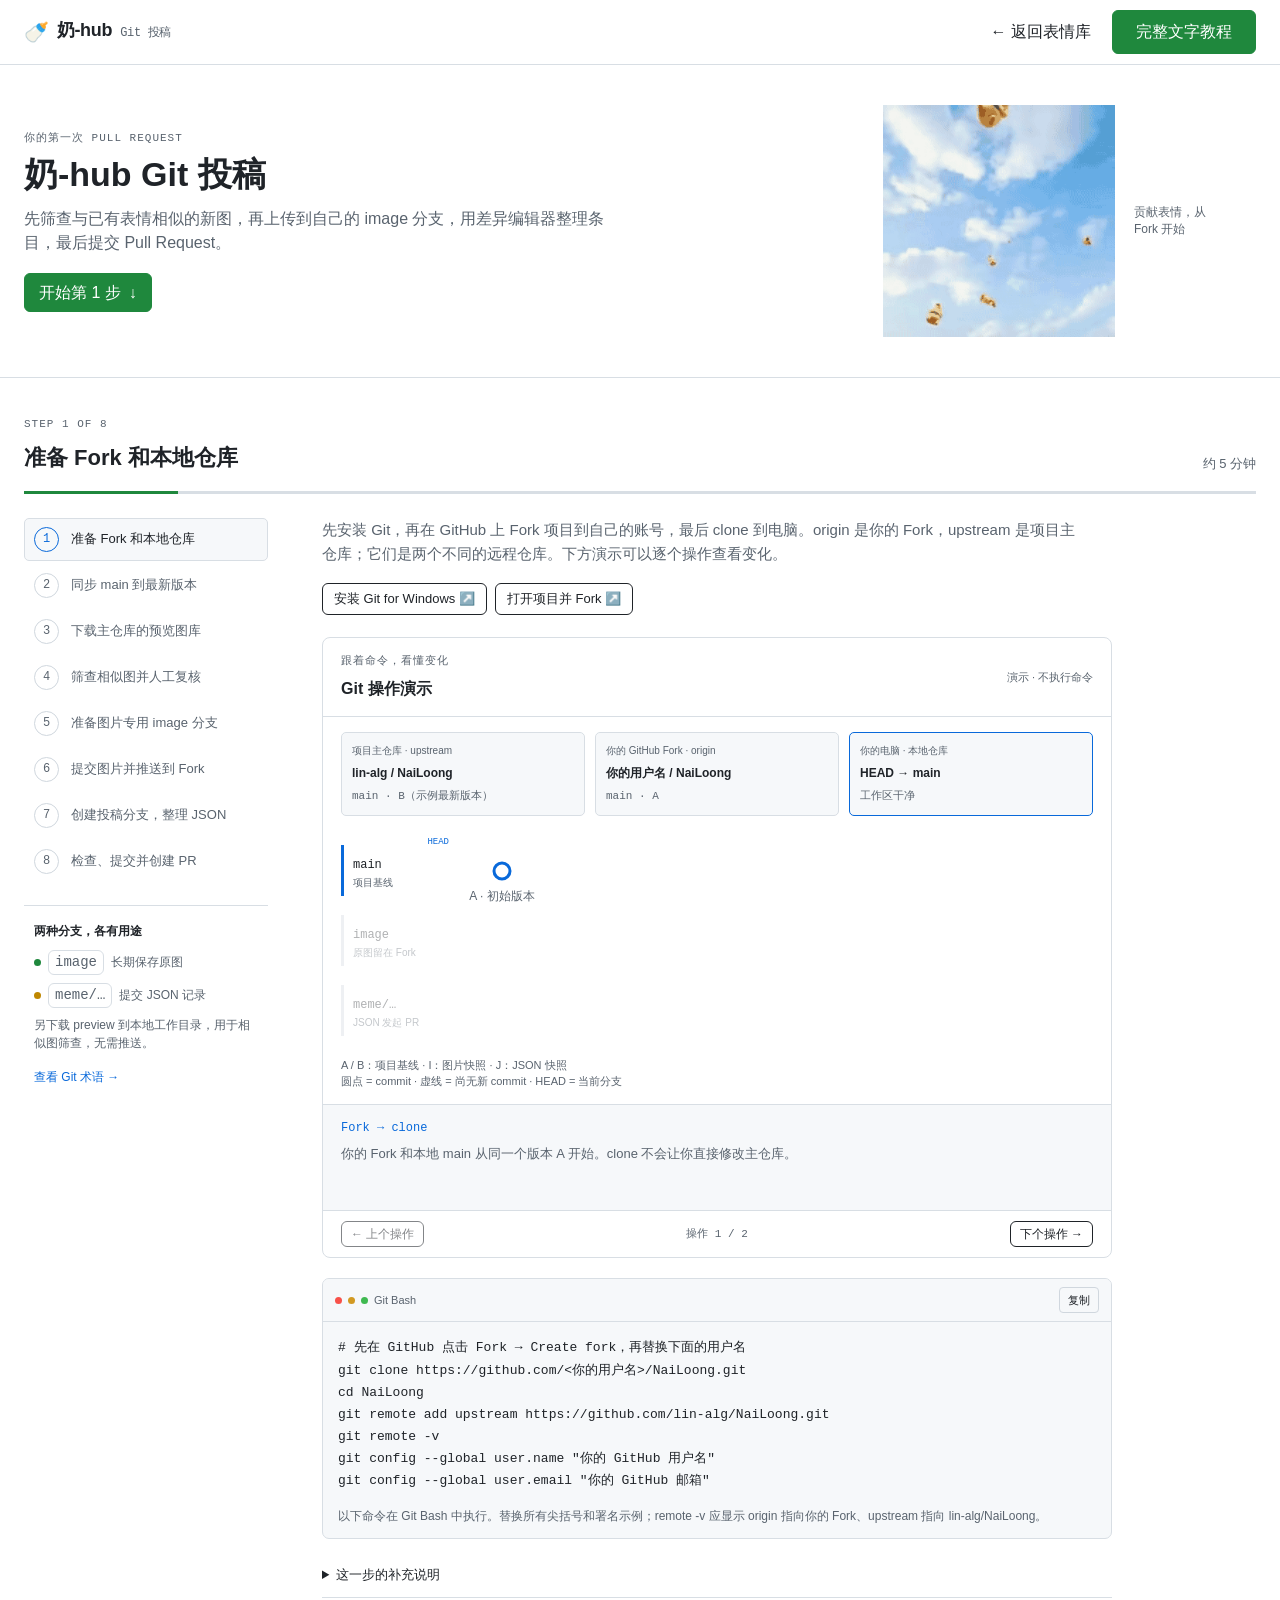
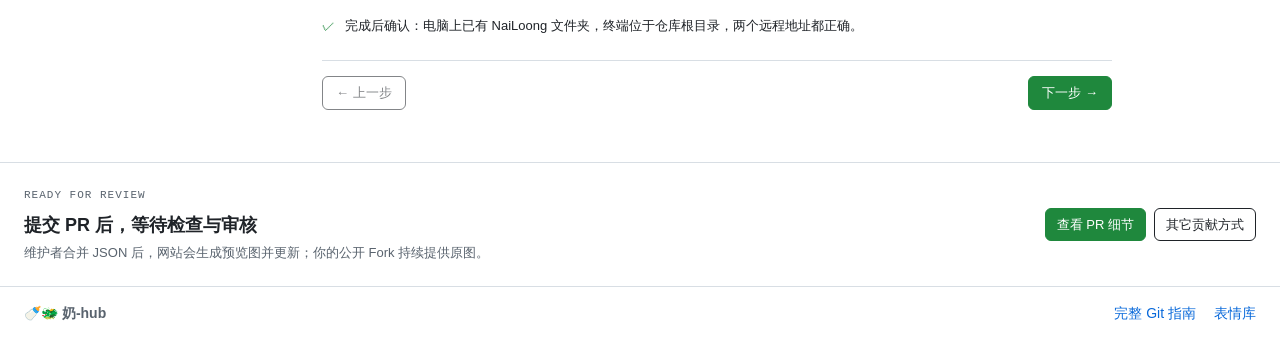
<file: contribute.html>
<!DOCTYPE html>
<html lang="zh-CN" data-theme="auto">
<head>
  <meta charset="utf-8">
  <meta name="viewport" content="width=device-width, initial-scale=1">
  <meta name="color-scheme" content="dark light">
  <title>Git 新手投稿 · 奶-hub</title>
  <meta name="description" content="跟随奶-hub 的交互式 Git 投稿教程，完成 Fork、相似图筛查、图片分支、差异审核和 Pull Request。">
  <link rel="icon" href="assets/icons/favicon.svg" type="image/svg+xml">
  <link rel="stylesheet" href="assets/css/style.css">
  <link rel="stylesheet" href="assets/css/contribute.css">
</head>
<body class="contribute-page">
  <a class="skip-link" href="#main">跳到主内容</a>
  <header class="site-header">
    <div class="container header-inner">
      <a class="brand" href="index.html"><span class="brand-mark" aria-hidden="true">🍼</span><span class="brand-name">奶-hub</span><span class="brand-sub">Git 投稿</span></a>
      <div class="header-actions">
        <a class="btn btn-ghost" href="index.html#gallery">← 返回表情库</a>
        <a class="btn btn-primary" href="docs.html#/github-beginner-guide">完整文字教程</a>
      </div>
    </div>
  </header>

  <main id="main">
    <section class="contribute-intro">
      <div class="container intro-inner">
        <div class="intro-copy">
          <p class="eyebrow">你的第一次 PULL REQUEST</p>
          <h1>奶-hub Git 投稿</h1>
          <p>先筛查与已有表情相似的新图，再上传到自己的 image 分支，用差异编辑器整理条目，最后提交 Pull Request。</p>
          <a class="btn btn-primary" href="#lesson">开始第 1 步 <span aria-hidden="true">↓</span></a>
        </div>
        <figure class="intro-meme">
          <img src="assets/placeholders/naiwa_laugh.gif" alt="奶蛙狂笑表情" width="320" height="240">
          <figcaption>贡献表情，从 Fork 开始</figcaption>
        </figure>
      </div>
    </section>

    <section class="lesson container" id="lesson" aria-labelledby="lessonTitle">
      <div class="lesson-topline">
        <div><p class="eyebrow" id="stepCounter">STEP 1 OF 8</p><h2 id="lessonTitle" tabindex="-1">准备 Fork 和本地仓库</h2></div>
        <span class="time-estimate" id="stepTime">约 5 分钟</span>
      </div>
      <div class="lesson-progress" role="progressbar" aria-label="教程进度" aria-valuemin="1" aria-valuemax="8" aria-valuenow="1"><span id="lessonProgress"></span></div>

      <div class="lesson-layout">
        <aside class="lesson-rail" aria-label="教程步骤">
          <ol id="stepNav"></ol>
           <div class="branch-guide">
             <strong>两种分支，各有用途</strong>
             <p><i class="image-dot"></i><code>image</code> 长期保存原图</p>
             <p><i class="work-dot"></i><code>meme/…</code> 提交 JSON 记录</p>
             <p>另下载 preview 到本地工作目录，用于相似图筛查，无需推送。</p>
             <a class="link" href="docs.html#/github-beginner-guide/术语速查">查看 Git 术语 →</a>
           </div>
        </aside>

        <article class="lesson-content">
           <p class="step-description" id="stepDescription"></p>
           <div class="step-actions" id="stepActions"></div>
           <section class="git-visual" aria-labelledby="gitVisualTitle">
             <div class="git-visual-heading"><div><p class="eyebrow">跟着命令，看懂变化</p><h3 id="gitVisualTitle">Git 操作演示</h3></div><span class="demo-label">演示 · 不执行命令</span></div>
             <div class="repo-map">
               <div><span>项目主仓库 · upstream</span><strong>lin-alg / NaiLoong</strong><small id="upstreamState"></small></div>
               <div><span>你的 GitHub Fork · origin</span><strong>你的用户名 / NaiLoong</strong><small id="originState"></small></div>
               <div class="local-repo"><span>你的电脑 · 本地仓库</span><strong id="demoHead"></strong><small id="workingState"></small></div>
             </div>
             <div class="branch-chart" id="branchChart">
               <div class="branch-labels">
                 <div data-lane="main"><code>main</code><small>项目基线</small><b>HEAD</b></div>
                 <div data-lane="image"><code>image</code><small>原图留在 Fork</small><b>HEAD</b></div>
                 <div data-lane="work"><code>meme/…</code><small>JSON 发起 PR</small><b>HEAD</b></div>
               </div>
               <div class="branch-plot">
                 <svg id="gitDiagram" viewBox="0 0 520 222" role="img" aria-labelledby="gitDiagramTitle gitDiagramDescription">
                   <title id="gitDiagramTitle">本地提交历史</title><desc id="gitDiagramDescription"></desc>
                   <g id="gitDiagramContent"></g>
                 </svg>
               </div>
             </div>
             <p class="graph-key">A / B：项目基线 · I：图片快照 · J：JSON 快照<br>圆点 = commit · 虚线 = 尚无新 commit · HEAD = 当前分支</p>
             <p class="graph-key" id="previewState" hidden></p>
             <div class="demo-operation" aria-live="polite" aria-atomic="true"><code id="demoCommand"></code><p id="demoExplanation"></p></div>
             <div class="demo-controls"><button class="btn btn-secondary" id="demoPrevious" type="button">← 上个操作</button><span id="demoCounter"></span><button class="btn btn-secondary" id="demoNext" type="button">下个操作 →</button></div>
           </section>
          <div class="terminal" id="terminalBlock" hidden>
            <div class="terminal-head"><span><i></i><i></i><i></i> Git Bash</span><button class="copy-command" id="copyCommand" type="button" aria-label="复制命令" title="复制命令">复制</button></div>
            <pre><code id="commandText"></code></pre>
            <p id="commandHint"></p>
          </div>
           <div class="lesson-extra" id="lessonExtra"></div>
           <div class="step-check"><span aria-hidden="true">✓</span><p id="stepCheck"></p></div>
          <div class="lesson-controls">
            <button class="btn btn-secondary" id="previousStep" type="button">← 上一步</button>
            <button class="btn btn-primary" id="nextStep" type="button">下一步 →</button>
          </div>
        </article>
      </div>
    </section>

    <section class="finish-band">
      <div class="container finish-inner">
         <div><p class="eyebrow">READY FOR REVIEW</p><h2>提交 PR 后，等待检查与审核</h2><p>维护者合并 JSON 后，网站会生成预览图并更新；你的公开 Fork 持续提供原图。</p></div>
         <div class="finish-actions"><a class="btn btn-primary" href="docs.html#/github-beginner-guide/六-提交并创建-pr">查看 PR 细节</a><a class="btn btn-secondary" href="index.html#contribute">其它贡献方式</a></div>
      </div>
    </section>
  </main>
  <footer class="site-footer"><div class="container footer-inner"><p>🍼🐲 <strong>奶-hub</strong></p><p class="footer-links"><a class="link" href="docs.html#/github-beginner-guide">完整 Git 指南</a><a class="link" href="index.html">表情库</a></p></div></footer>
  <div class="toast" id="copyToast" role="status" aria-live="polite" hidden>命令已复制</div>
  <script src="assets/js/contribute.js"></script>
</body>
</html>
</file>
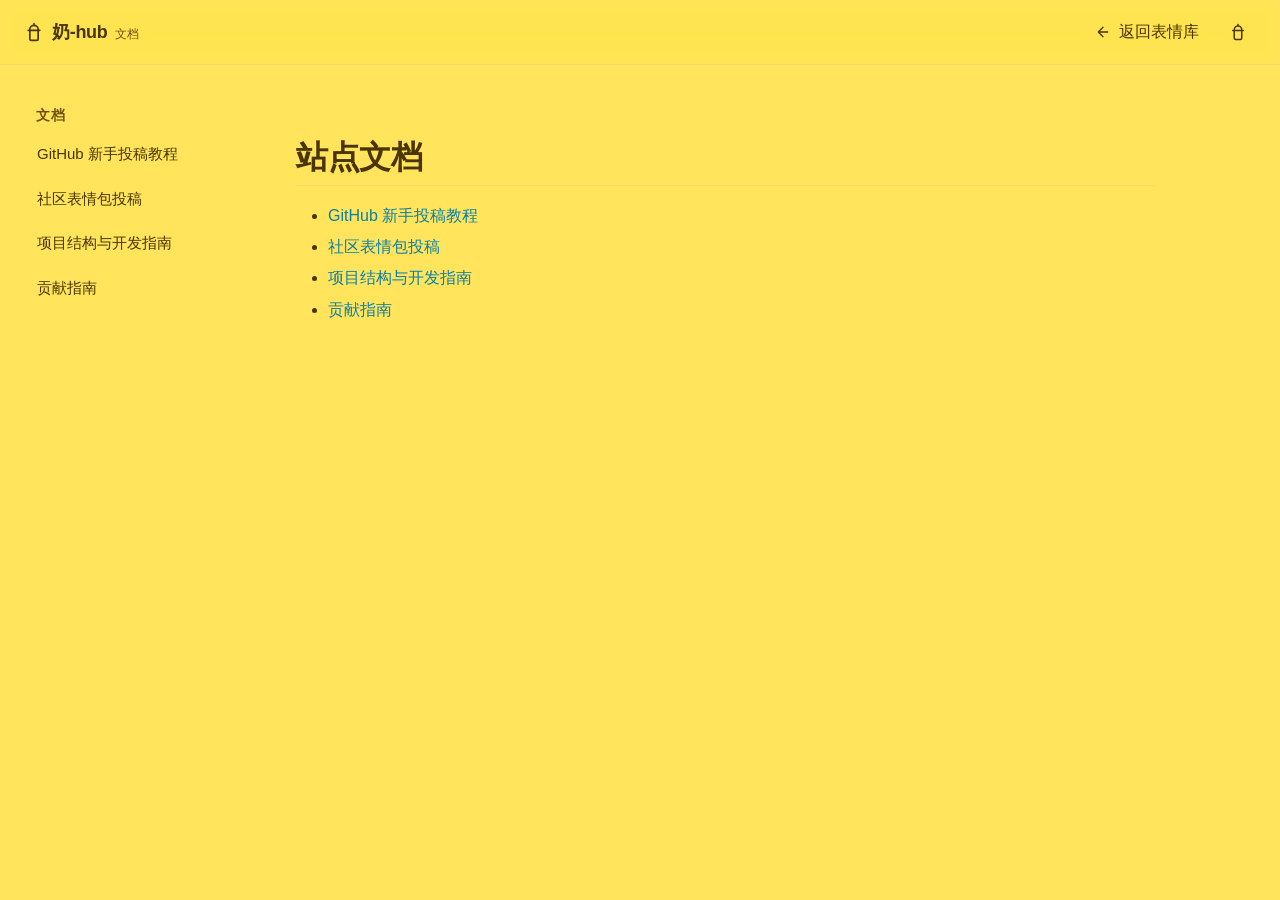
<file: docs.html>
<!DOCTYPE html>
<html lang="zh-CN" data-theme="auto">
<head>
  <meta charset="utf-8">
  <meta name="viewport" content="width=device-width, initial-scale=1">
  <title>文档 · 奶-hub</title>
  <meta name="description" content="奶-hub 站点文档：表情投稿指南、GitHub 新手教程与项目开发指南。">
  <meta name="color-scheme" content="dark light">
  <link rel="icon" href="assets/icons/favicon.svg" type="image/svg+xml">
  <link rel="stylesheet" href="assets/css/style.css">
  <link rel="stylesheet" href="assets/css/docs.css">
</head>
<body>
  <a class="skip-link" href="#main">跳到主内容</a>

  <header class="site-header">
    <div class="container header-inner">
      <a class="brand" href="index.html">
        <span class="brand-mark" data-icon="tabler:baby-bottle" data-icon-size="20" aria-hidden="true"></span>
        <span class="brand-name">奶-hub</span>
        <span class="brand-sub">文档</span>
      </a>

      <div class="header-actions">
        <a class="btn btn-ghost" href="index.html"><span data-icon="lucide:arrow-left" aria-hidden="true"></span><span>返回表情库</span></a>
        <button id="themeToggle" class="btn btn-ghost icon-btn" type="button" aria-label="切换配色主题" title="切换配色主题">
          <span id="themeIcon" data-icon="lucide:sun-moon" aria-hidden="true"></span>
        </button>
      </div>
    </div>
  </header>

  <main id="main" class="container docs-layout" tabindex="-1">
    <aside class="sidebar" aria-label="文档导航">
      <p class="sidebar-title">文档</p>
      <nav class="sidebar-nav" id="docNav"></nav>
    </aside>

    <div class="docs-content">
      <div class="docs-toolbar">
        <a class="link docs-source" id="sourceLink" href="#" target="_blank" rel="noopener noreferrer" hidden>在 GitHub 上查看原文<span data-icon="lucide:arrow-up-right" aria-hidden="true"></span></a>
      </div>
      <article class="prose" id="docContent"></article>
    </div>
  </main>

  <noscript>
    <div class="noscript">本站需要启用 JavaScript 才能渲染文档。</div>
  </noscript>

  <script src="assets/js/icons.js"></script>
  <script src="assets/js/md.js"></script>
  <script src="assets/js/docs.js"></script>
</body>
</html>
</file>
<file: assets/css/style.css>
:root {
  --bg: #0d1117;
  --bg-subtle: #010409;
  --surface: #1f2328;
  --surface-2: #161b22;
  --surface-light: #f0f6fc;
  --text: #f0f6fc;
  --text-on-light: #1f2328;
  --muted: #9198a1;
  --accent: #8dd6ff;
  --primary: #5fed83;
  --primary-hover: #72ff97;
  --primary-active: #4ace6a;
  --primary-dark: #08872b;
  --text-on-primary: #000000;
  --border: #484f58;
  --border-muted: #3d444d;
  --glow: 0 0 24px rgba(141, 214, 255, 0.15);
  --glow-hover: 0 0 32px rgba(141, 214, 255, 0.25);
  --header-bg: rgba(13, 17, 23, 0.85);
  --overlay: rgba(1, 4, 9, 0.7);

  --r-sm: 0.375rem;
  --r-md: 0.5rem;
  --r-lg: 1rem;
  --r-full: 9999px;

  --sp-1: 0.25rem;
  --sp-2: 0.5rem;
  --sp-3: 0.75rem;
  --sp-4: 1rem;
  --sp-5: 1.25rem;
  --sp-6: 1.5rem;
  --sp-8: 2rem;
  --sp-10: 2.5rem;
  --sp-12: 3rem;
  --sp-16: 4rem;

  --font: "Mona Sans", -apple-system, BlinkMacSystemFont, "Segoe UI", Helvetica, Arial, sans-serif,
    "Apple Color Emoji", "Segoe UI Emoji", "Noto Color Emoji";
  --mono: ui-monospace, "Mona Sans Mono", SFMono-Regular, "SF Mono", Menlo, Consolas,
    "Liberation Mono", monospace;

  --header-h: 4rem;
  --container: 80rem;
}

/* 桌面主页按 75% rem 密度呈现，保留流式宽度与响应式断点。 */
@media (min-width: 1012px) {
  :root.home-page {
    --container: min(94vw, 280rem);
    font-size: 75%;
  }
}

@media (min-width: 1600px) {
  :root.home-page {
    font-size: clamp(12px, 0.75vw, 18px);
  }

  :root.home-page .hero-inner {
    width: min(100%, max(68rem, 60vw));
  }
}

:root[data-theme="light"] {
  --bg: #ffffff;
  --bg-subtle: #f6f8fa;
  --surface: #f6f8fa;
  --surface-2: #ffffff;
  --surface-light: #ffffff;
  --text: #1f2328;
  --text-on-light: #1f2328;
  --muted: #59636e;
  --accent: #0969da;
  --primary: #1f883d;
  --primary-hover: #2a9f47;
  --primary-active: #178136;
  --primary-dark: #1a7f37;
  --text-on-primary: #ffffff;
  --border: #d0d7de;
  --border-muted: #d8dee4;
  --glow: 0 0 24px rgba(9, 105, 218, 0.12);
  --glow-hover: 0 0 32px rgba(9, 105, 218, 0.2);
  --header-bg: rgba(255, 255, 255, 0.85);
  --overlay: rgba(31, 35, 40, 0.5);
}

/* 奶蛙主题：海绵宝宝级的亮黄底 + 海水蓝点缀，圆角和光晕都放软。 */
:root[data-theme="naiwa"] {
  --bg: #ffe45c;
  --bg-subtle: #ffd83d;
  --surface: #fff6c9;
  --surface-2: #ffe98f;
  --surface-light: #fffdf0;
  --text: #4a3400;
  --text-on-light: #4a3400;
  --muted: #6d5210;
  --accent: #0b7fa8;
  --primary: #f5a300;
  --primary-hover: #ffb524;
  --primary-active: #d98c00;
  --primary-dark: #8a5800;
  --text-on-primary: #3a2600;
  --border: #e8c64a;
  --border-muted: #f2d96e;
  --glow: 0 0 24px rgba(245, 163, 0, 0.3);
  --glow-hover: 0 0 32px rgba(11, 127, 168, 0.32);
  --header-bg: rgba(255, 228, 92, 0.86);
  --overlay: rgba(74, 52, 0, 0.45);

  --r-sm: 0.5rem;
  --r-md: 0.875rem;
  --r-lg: 1.375rem;
}

:root[data-theme="naiwa"] ::selection {
  background: rgba(245, 163, 0, 0.42);
}

/* 奶蛙主题的背景：一只奶蛙眼常驻视口右侧，画完之后每隔几秒眨一下。
   描边统一 pathLength="1" 归一，画入靠 stroke-dashoffset 1→0，不用量路径长度。
   眼睛只盖在平涂底色之上，拼图和卡片这些组件仍画在它上面；
   没有底板的文字层单独抬到眼睛之上，免得被瞳孔压住。 */
.naiwa-backdrop {
  display: none;
}

:root[data-theme="naiwa"] .naiwa-backdrop {
  display: block;
  position: fixed;
  top: 50%;
  right: 3vmin;
  width: min(84vmin, 760px);
  z-index: 0;
  transform: translateY(-50%);
  pointer-events: none;
}

/* 这些文字直接画在页面背景上，没有自己的底板，所以抬到眼睛之上；
   拼图、卡片自带不透明底板，也画在眼睛上面。 */
:root[data-theme="naiwa"] .hero-copy,
:root[data-theme="naiwa"] .toolbar,
:root[data-theme="naiwa"] .tag-panel,
:root[data-theme="naiwa"] .role-intro,
:root[data-theme="naiwa"] .pager,
:root[data-theme="naiwa"] .empty-state,
:root[data-theme="naiwa"] .contribute,
:root[data-theme="naiwa"] .site-footer {
  position: relative;
  z-index: 1;
}

/* 保留侧栏自身的 sticky / 窄屏 static 定位，不能用 relative 覆盖其 top 偏移。 */
:root[data-theme="naiwa"] .sidebar {
  z-index: 1;
}

/* 眼睛和嘴是实色，文字与透明控件需要底色才能在图形经过时保持清晰。 */
:root[data-theme="naiwa"] .chip,
:root[data-theme="naiwa"] .tag-group-label,
:root[data-theme="naiwa"] .count,
:root[data-theme="naiwa"] .tabs,
:root[data-theme="naiwa"] .toolbar-meta,
:root[data-theme="naiwa"] .pager-info,
:root[data-theme="naiwa"] .pager-btn,
:root[data-theme="naiwa"] .side-item,
:root[data-theme="naiwa"] .btn-secondary,
:root[data-theme="naiwa"] .site-footer {
  background: var(--bg);
}

:root[data-theme="naiwa"] .hero-title,
:root[data-theme="naiwa"] .hero-lead,
:root[data-theme="naiwa"] .hero-stats,
:root[data-theme="naiwa"] .role-intro {
  width: fit-content;
  background: var(--bg);
}

:root[data-theme="naiwa"] .side-item.is-active {
  background: var(--surface);
}

:root[data-theme="naiwa"] .chip.is-on {
  background: var(--surface);
}

:root[data-theme="naiwa"] .pager-btn.is-on {
  background: var(--primary);
}

.naiwa-eye {
  display: block;
  width: 100%;
  height: auto;
}

.naiwa-eye-ring {
  fill: none;
  stroke: #6dfe0c;
  stroke-opacity: 1;
  stroke-width: 40;
  /* 虚线段比 pathLength 略长一点，闭合处才会自己叠上，不留接缝。 */
  stroke-dasharray: 1.02;
  stroke-dashoffset: 1.02;
  animation: naiwa-draw 900ms 200ms ease-out forwards;
}

.naiwa-eye-pupil {
  fill: #000;
  fill-opacity: 1;
  opacity: 0;
  transform-box: fill-box;
  transform-origin: center;
  animation: naiwa-grow 420ms 900ms ease-out forwards;
}

.naiwa-eye-glint {
  fill: #fff;
  opacity: 0;
  animation: naiwa-fade 360ms 1200ms ease-out forwards;
}

.naiwa-eye-glint-arc {
  fill: none;
  stroke: #fff;
  stroke-width: 30;
  stroke-linecap: round;
  stroke-dasharray: 1;
  stroke-dashoffset: 1;
  animation: naiwa-draw 360ms 1240ms ease-out forwards;
}

.naiwa-mouth {
  fill: none;
  stroke: #000;
  stroke-opacity: 1;
  stroke-width: 48;
  stroke-linecap: round;
  stroke-dasharray: 1;
  stroke-dashoffset: 1;
  opacity: 0;
  animation: naiwa-mouth-draw 1100ms 1500ms ease-out forwards;
}

@keyframes naiwa-mouth-draw {
  0% { opacity: 0; stroke-dashoffset: 1; }
  1% { opacity: 1; }
  100% { opacity: 1; stroke-dashoffset: 0; }
}

html.home-intro-active .naiwa-backdrop svg * {
  animation: none !important;
}

/* 眨眼是上下裁切：眼皮窗口收成一条横缝再展开，眼睛本身不被压扁。
   两层周期互质（6.5s 与 11s）叠在一起，间隔不固定，像偶尔眨一下。 */
.naiwa-lid {
  animation: naiwa-blink 6.5s 3s infinite;
}

.naiwa-lid-2 {
  animation: naiwa-blink 11s 5.4s infinite;
}

@keyframes naiwa-draw {
  to {
    stroke-dashoffset: 0;
  }
}

@keyframes naiwa-fade {
  to {
    opacity: 1;
  }
}

@keyframes naiwa-grow {
  from {
    opacity: 0;
    transform: scale(0.55);
  }
  to {
    opacity: 1;
    transform: scale(1);
  }
}

@keyframes naiwa-blink {
  0%,
  91%,
  100% {
    y: 243px;
    height: 314px;
  }
  94.5% {
    y: 376px;
    height: 48px;
  }
  97.5% {
    y: 243px;
    height: 314px;
  }
}

@media (prefers-reduced-motion: reduce) {
  /* 不做画入、也不眨，直接呈现一只睁开的眼睛。 */
  :root[data-theme="naiwa"] .naiwa-backdrop svg * {
    animation: none !important;
    opacity: 1 !important;
    stroke-dashoffset: 0 !important;
    transform: none !important;
  }
}

@media (max-width: 1011px) {
  /* 单列首屏的文字占满宽度，平板与手机都让背景眼睛给正文让位。 */
  :root[data-theme="naiwa"] .naiwa-backdrop {
    display: none;
  }
}

/* 奶蛙主题的首屏不要光晕：底色是平涂的奶黄，背景眼睛才不会被叠出斑块。 */
:root[data-theme="naiwa"] .hero-aurora {
  display: none;
}

:root[data-theme="naiwa"] .hero-title,
:root[data-theme="naiwa"] .section-title {
  letter-spacing: 0;
}

:root[data-theme="naiwa"] .pet-bubble {
  background: #fffdf0;
  border-color: #e0b93f;
  box-shadow: 0 2px 0 rgba(170, 130, 15, 0.16);
}

:root[data-theme="naiwa"] .pet-bubble::after {
  background: #fffdf0;
  border-color: #e0b93f;
}

@media (hover: hover) and (pointer: fine) {
  :root[data-theme="naiwa"] .card:hover {
    transform: translateY(-6px) rotate(-0.3deg);
  }
}

:root[data-theme="naiwa"] .btn-ghost.is-on,
:root[data-theme="naiwa"] .mobile-nav-toggle.is-on,
:root[data-theme="naiwa"] .mobile-nav-toggle.is-on:hover,
:root[data-theme="naiwa"] .mobile-nav-toggle.is-on:focus-visible {
  background: var(--surface-2);
  border-color: var(--border);
  color: var(--primary-dark);
}

@media (prefers-color-scheme: light) {
  :root[data-theme="auto"] {
    --bg: #ffffff;
    --bg-subtle: #f6f8fa;
    --surface: #f6f8fa;
    --surface-2: #ffffff;
    --surface-light: #ffffff;
    --text: #1f2328;
    --text-on-light: #1f2328;
    --muted: #59636e;
    --accent: #0969da;
    --primary: #1f883d;
    --primary-hover: #2a9f47;
    --primary-active: #178136;
    --primary-dark: #1a7f37;
    --text-on-primary: #ffffff;
    --border: #d0d7de;
    --border-muted: #d8dee4;
    --glow: 0 0 24px rgba(9, 105, 218, 0.12);
    --glow-hover: 0 0 32px rgba(9, 105, 218, 0.2);
    --header-bg: rgba(255, 255, 255, 0.85);
    --overlay: rgba(31, 35, 40, 0.5);
  }
}

*,
*::before,
*::after {
  box-sizing: border-box;
}

html {
  scroll-behavior: smooth;
  scroll-padding-top: calc(var(--header-h) + var(--sp-6));
}

body {
  margin: 0;
  background-color: var(--bg);
  color: var(--text);
  font-family: var(--font);
  font-size: 1rem;
  line-height: 1.5;
  -webkit-font-smoothing: antialiased;
  text-rendering: optimizeLegibility;
}

img {
  max-width: 100%;
  display: block;
}

[hidden] {
  display: none !important;
}

a {
  color: inherit;
  text-decoration: none;
}

h1, h2, h3, p, dl, dd, ol, ul {
  margin: 0;
}

:focus-visible {
  outline: 2px solid var(--accent);
  outline-offset: 2px;
}

::selection {
  background: rgba(141, 214, 255, 0.3);
  color: inherit;
}

:root[data-theme="light"] ::selection {
  background: rgba(9, 105, 218, 0.22);
}

.container {
  max-width: var(--container);
  margin: 0 auto;
  padding: 0 var(--sp-6);
}

.skip-link {
  position: absolute;
  left: -9999px;
  top: var(--sp-2);
  z-index: 99;
  background: var(--primary);
  color: var(--text-on-primary);
  padding: var(--sp-2) var(--sp-4);
  border-radius: var(--r-sm);
}

.skip-link:focus {
  left: var(--sp-4);
}

.link {
  color: var(--accent);
  transition: text-decoration-color 150ms ease-out;
}

.link:hover {
  text-decoration: underline;
  text-decoration-color: var(--accent);
}

code {
  font-family: var(--mono);
  font-size: 14px;
  background: var(--surface-2);
  border: 1px solid var(--border-muted);
  border-radius: var(--r-sm);
  padding: 1px 6px;
}

/* ---------- Icons ---------- */
/* assets/js/icons.js 把 [data-icon] 宿主填成内联 SVG；宿主按行内元素与文字基线对齐。 */
[data-icon] {
  display: inline-flex;
  align-items: center;
  vertical-align: -0.18em;
}

.icon {
  display: inline-block;
  flex: none;
  vertical-align: -0.18em;
}

.footer-mark {
  display: inline-flex;
  align-items: center;
  gap: var(--sp-1);
  vertical-align: -0.18em;
}

/* ---------- Buttons ---------- */
.btn {
  display: inline-flex;
  align-items: center;
  justify-content: center;
  gap: var(--sp-2);
  font-family: inherit;
  font-size: 1rem;
  font-weight: 500;
  line-height: 1.2;
  padding: 0.6875rem 1.4375rem;
  border-radius: var(--r-sm);
  border: 1px solid transparent;
  background: transparent;
  color: var(--text);
  cursor: pointer;
  white-space: nowrap;
  transition: background-color 80ms cubic-bezier(0.33, 1, 0.68, 1),
    border-color 80ms cubic-bezier(0.33, 1, 0.68, 1), color 80ms cubic-bezier(0.33, 1, 0.68, 1);
}

.btn-primary {
  background: var(--primary);
  border-color: var(--primary);
  color: var(--text-on-primary);
}

.btn-primary:hover {
  background: var(--primary-hover);
  border-color: var(--primary-hover);
}

.btn-primary:active {
  background: var(--primary-active);
  border-color: var(--primary-active);
  transition: none;
}

.btn-secondary {
  border-color: var(--text);
  color: var(--text);
}

.btn-secondary:hover {
  background: rgba(240, 246, 252, 0.1);
}

:root[data-theme="light"] .btn-secondary:hover {
  background: rgba(31, 35, 40, 0.08);
}

.btn-secondary:active {
  background: rgba(240, 246, 252, 0.15);
  transition: none;
}

.btn-ghost {
  font-weight: 400;
  padding: 0.5rem 0.75rem;
}

.btn-ghost:hover {
  color: var(--accent);
  background: rgba(141, 214, 255, 0.1);
}

.btn-ghost:active {
  background: rgba(141, 214, 255, 0.15);
  transition: none;
}

:root[data-theme="light"] .btn-ghost:hover,
:root[data-theme="light"] .btn-ghost:active {
  background: rgba(9, 105, 218, 0.1);
}

.btn-sm {
  font-size: 0.875rem;
  padding: 0.3125rem 0.625rem;
}

.icon-btn {
  padding: 0.5rem;
  min-width: 2.25rem;
  min-height: 2.25rem;
  font-size: 1rem;
}

.home-page .btn svg,
.home-page .side-icon .icon {
  width: 1em;
  height: 1em;
}

/* ---------- Badges ---------- */
.badge {
  display: inline-flex;
  align-items: center;
  gap: var(--sp-1);
  font-size: 0.75rem;
  font-weight: 500;
  padding: 0.125rem 0.5rem;
  border-radius: var(--r-full);
  line-height: 1.5;
  border: 1px solid transparent;
}

.badge-open {
  background: var(--primary-dark);
  color: #ffffff;
}

.badge-open .dot {
  width: 8px;
  height: 8px;
  border-radius: var(--r-full);
  background: var(--primary);
}

/* ---------- Header ---------- */
.site-header {
  position: sticky;
  top: 0;
  z-index: 32;
  background: var(--header-bg);
  backdrop-filter: saturate(160%) blur(12px);
  border-bottom: 1px solid var(--border-muted);
}

.header-inner {
  display: flex;
  align-items: center;
  gap: var(--sp-4);
  height: var(--header-h);
}

.brand {
  display: inline-flex;
  align-items: baseline;
  gap: var(--sp-2);
  font-weight: 600;
  font-size: 1.125rem;
  letter-spacing: -0.3px;
  flex-shrink: 0;
  white-space: nowrap;
}

.brand-mark {
  display: inline-flex;
  align-self: center;
  font-size: 1.25rem;
}

/* 图标跟随 .brand-mark 的字号，窄屏那两条只改字号的规则仍然生效。 */
.brand-mark .icon {
  width: 1em;
  height: 1em;
}

.brand-sub {
  font-family: var(--mono);
  font-size: 0.75rem;
  color: var(--muted);
  font-weight: 400;
}

.header-nav {
  display: flex;
  align-items: center;
  gap: var(--sp-1);
  margin-left: var(--sp-4);
}

.header-actions {
  display: flex;
  align-items: center;
  gap: var(--sp-2);
  margin-left: auto;
  flex: 1 1 auto;
  justify-content: flex-end;
  min-width: 0;
}

.search-field {
  position: relative;
  display: flex;
  align-items: center;
  gap: var(--sp-1);
  background: var(--surface-light);
  border: 1px solid var(--border);
  border-radius: var(--r-sm);
  padding: 0 var(--sp-3);
  margin: 0;
  flex: 0 1 18.75rem;
  min-width: 7.5rem;
  transition: border-color 150ms ease-out, box-shadow 150ms ease-out;
}

.search-field:focus-within {
  border-color: var(--accent);
  box-shadow: 0 0 12px rgba(141, 214, 255, 0.3);
}

:root[data-theme="light"] .search-field:focus-within {
  box-shadow: 0 0 12px rgba(9, 105, 218, 0.25);
}

.search-submit {
  display: flex;
  align-items: center;
  justify-content: center;
  background: none;
  border: none;
  padding: 6px 0;
  color: var(--muted);
  cursor: pointer;
  flex: none;
  border-radius: var(--r-sm);
  transition: color 150ms ease-out, transform 150ms ease-out;
}

.search-submit:hover {
  color: var(--accent);
}

.search-submit:active {
  transform: scale(0.9);
}

.search-field .search-icon {
  color: inherit;
  flex: none;
}

.search-field input {
  background: transparent;
  border: none;
  outline: none;
  color: var(--text-on-light);
  font-family: inherit;
  font-size: 0.875rem;
  padding: 0.5rem var(--sp-2);
  flex: 1 1 auto;
  width: 100%;
  min-width: 0;
  transition: opacity 150ms ease-out;
}

.search-field input::placeholder {
  color: var(--muted);
}

.search-field kbd {
  font-family: var(--mono);
  font-size: 11px;
  color: var(--muted);
  border: 1px solid var(--border);
  border-radius: 4px;
  padding: 0 5px;
  line-height: 1.6;
}

/* ---------- Hero ---------- */
.hero {
  position: relative;
  overflow: hidden;
  border-bottom: 1px solid var(--border-muted);
  padding: var(--sp-16) 0;
  min-height: min(78vh, 760px);
  min-height: min(78svh, 760px);
  display: flex;
  align-items: center;
}

.hero-aurora {
  position: absolute;
  inset: -20% -10% auto -10%;
  height: 140%;
  background:
    radial-gradient(45% 55% at 18% 30%, rgba(141, 214, 255, 0.18), transparent 70%),
    radial-gradient(40% 50% at 78% 20%, rgba(95, 237, 131, 0.14), transparent 70%),
    radial-gradient(50% 60% at 55% 90%, rgba(141, 214, 255, 0.1), transparent 70%);
  filter: blur(8px);
  z-index: -1;
  animation: aurora-shift 16s ease-in-out infinite alternate;
}

@keyframes aurora-shift {
  from { transform: translate3d(-2%, -1%, 0) scale(1); }
  to { transform: translate3d(3%, 2%, 0) scale(1.06); }
}

.hero-inner {
  display: grid;
  grid-template-columns: minmax(0, 1fr);
  width: min(100%, 68rem);
  align-items: center;
}

.hero-copy > * + * {
  margin-top: var(--sp-5);
}

.hero-copy.is-pending {
  visibility: hidden;
}

.hero-copy.is-pending .hero-actions,
.hero-copy.is-pending .hero-stats,
.hero-copy.is-revealed:not(.is-text-done) .hero-actions,
.hero-copy.is-revealed:not(.is-text-done) .hero-stats {
  opacity: 0;
  transform: translateY(8px);
  transition: opacity 360ms ease-out, transform 360ms ease-out;
}

.hero-copy.is-text-done .hero-actions,
.hero-copy.is-text-done .hero-stats {
  opacity: 1;
  transform: none;
}

.hero-title {
  font-size: 4.25rem;
  font-weight: 600;
  line-height: 1.1;
  letter-spacing: 0;
  text-wrap: balance;
}

@media (min-width: 1012px) {
  .home-page .hero-title {
    font-size: 5.75rem;
  }

  .home-page .hero-lead {
    font-size: 1.5rem;
  }
}

.hero-title-row {
  display: block;
  white-space: nowrap;
}

.hero-title:focus { outline: none; }

.hero-title-space {
  display: inline-block;
  width: 0.25em;
}

.hero-title.is-animating [data-title-rain] {
  display: inline;
}

.hero-title-char {
  display: inline-block;
  animation: hero-char-rain 650ms cubic-bezier(0.55, 0.05, 0.85, 0.5) backwards;
  animation-delay: var(--char-delay, 0ms);
}

.hero-brand {
  display: inline-block;
  transform-origin: left bottom;
}

.hero-title.is-animating .hero-brand {
  opacity: 0;
  transform: translate(-0.5em, -1em) rotate(-12deg) scale(0.86);
}

.hero-title.is-animating .hero-brand.is-landed {
  animation: hero-brand-land 560ms cubic-bezier(0.2, 0.8, 0.25, 1) both;
  animation-delay: var(--brand-delay, 0ms);
}

@keyframes hero-char-rain {
  0% {
    opacity: 0;
    transform: translate(var(--rain-x, 0), -65svh) rotate(-6deg);
  }
  12% { opacity: 1; }
  100% {
    opacity: 1;
    transform: none;
  }
}

@keyframes hero-brand-land {
  0% { opacity: 0; transform: translate(-0.5em, -1em) rotate(-12deg) scale(0.86); }
  66% { opacity: 1; transform: translate(0.04em, 0.12em) rotate(4deg) scale(1.06); }
  84% { transform: translate(-0.02em, -0.04em) rotate(-1deg) scale(0.99); }
  100% { opacity: 1; transform: none; }
}

.hero-accent {
  color: var(--accent);
}

:root[data-theme="naiwa"] .hero-accent {
  color: #71e255;
}

.hero-lead {
  font-size: 1.125rem;
  line-height: 1.6;
  color: var(--muted);
  max-width: 56ch;
}

.hero-lead-char {
  opacity: 0;
  transition: opacity 20ms linear;
}

.hero-lead-char.is-shown {
  opacity: 1;
}

.hero-copy.is-revealed .hero-lead-type:not(.is-prepared) {
  visibility: hidden;
}

.hero-lead-type {
  display: block;
}

.hero-lead-type:not(.has-typed) .hero-lead-caret {
  visibility: hidden;
  animation: none;
}

.hero-lead-caret {
  display: inline-block;
  width: 2px;
  height: 1.05em;
  margin-left: 1px;
  margin-right: -3px;
  vertical-align: -0.1em;
  background: var(--accent);
  box-shadow: 0 0 10px color-mix(in srgb, var(--accent) 65%, transparent);
  animation: hero-caret-blink 620ms steps(2, start) infinite;
}

@keyframes hero-caret-blink {
  to { visibility: hidden; }
}

.hero-actions {
  display: flex;
  flex-wrap: wrap;
  gap: var(--sp-3);
}

.hero-stats {
  display: flex;
  flex-wrap: wrap;
  gap: var(--sp-4) var(--sp-8);
  padding-top: var(--sp-2);
}

.stat {
  min-width: 5.25rem;
}

.stat dt {
  font-size: 0.875rem;
  color: var(--muted);
}

.stat dd {
  min-width: 8ch;
  min-height: 1.2em;
  font-family: var(--mono);
  font-size: 1.75rem;
  font-weight: 600;
  letter-spacing: -0.5px;
  font-variant-numeric: tabular-nums;
  white-space: nowrap;
  color: var(--text);
}

.hero-visual {
  position: relative;
  width: 100%;
  max-width: 34rem;
  height: 26.25rem;
  justify-self: center;
}

.hero-tile {
  --rot: 0deg;
  -webkit-tap-highlight-color: transparent;
  user-select: none;
  -webkit-user-select: none;
  position: absolute;
  width: 46%;
  border: 1px solid var(--border);
  border-radius: var(--r-lg);
  overflow: hidden;
  background: var(--surface);
  box-shadow: var(--glow);
  transform: rotate(var(--rot));
  animation: tile-in 700ms cubic-bezier(0.33, 1, 0.68, 1) backwards;
  transition: transform 240ms cubic-bezier(0.33, 1, 0.68, 1), box-shadow 240ms ease-out,
    border-color 240ms ease-out;
}

@keyframes tile-in {
  from {
    opacity: 0;
    transform: translateY(28px) scale(0.94) rotate(var(--rot));
  }
}

.hero-tile img {
  display: block;
  width: 100%;
  aspect-ratio: 1 / 1;
  margin: -8px 0;
  object-fit: cover;
  animation: float 7s ease-in-out infinite alternate;
}

.hero-tile.t2 img { animation-duration: 8.5s; animation-delay: -1.2s; }
.hero-tile.t3 img { animation-duration: 9.5s; animation-delay: -2.4s; }
.hero-tile.t4 img { animation-duration: 8s; animation-delay: -3.1s; }

@keyframes float {
  from {
    transform: translateY(-5px);
  }
  to {
    transform: translateY(6px);
  }
}

.hero-tile:hover {
  border-color: var(--accent);
  box-shadow: var(--glow-hover);
  transform: rotate(var(--rot)) translateY(-4px);
}

.hero-tile.t1 { top: 0; left: 0; --rot: -4deg; z-index: 5; }
.hero-tile.t2 { top: 8%; right: 2%; --rot: 5deg; z-index: 1; }
.hero-tile.t3 { bottom: 2%; left: 20%; --rot: 3deg; z-index: 3; }
.hero-tile.t4 { bottom: 8%; right: 6%; --rot: -6deg; z-index: 2; }

.hero-tile:hover,
.hero-tile:focus-within {
  z-index: 10;
}

.hero-visual.is-intro {
  display: block;
  position: fixed;
  inset: 0;
  z-index: 9999;
  width: 100vw;
  max-width: none;
  height: 100vh;
  height: 100dvh;
  justify-self: auto;
  pointer-events: none;
  visibility: visible !important;
}

.hero-visual.is-intro .hero-tile {
  position: absolute;
  display: block;
  width: clamp(14rem, 29vmin, 22rem);
  height: clamp(14rem, 29vmin, 22rem);
  padding: 0;
  border: 0;
  border-radius: 0;
  background: transparent;
  color: #4a3400;
  box-shadow: none;
  overflow: visible;
  text-decoration: none;
  transform: none;
  animation: none;
  cursor: pointer;
  will-change: transform, opacity;
  opacity: 1;
  pointer-events: auto;
}

.hero-visual.is-intro.is-launching > .hero-tile {
  opacity: 0;
  pointer-events: none;
  transform: translateY(12px) scale(0.92);
  transition: opacity 320ms ease, transform 420ms cubic-bezier(0.22, 0.68, 0, 1.1);
}

.hero-visual.is-intro.is-launching > .intro-projectile {
  z-index: 2;
}

.hero-visual.is-intro .intro-projectile {
  position: absolute;
  top: 0;
  left: 0;
  width: clamp(6rem, 12vw, 9rem);
  aspect-ratio: 1;
  overflow: hidden;
  border: 1px solid var(--border);
  border-radius: var(--r-lg);
  background: var(--surface);
  box-shadow: 0 0.5rem 1.5rem rgba(0, 0, 0, 0.2);
  opacity: 0;
  pointer-events: none;
  will-change: transform, opacity;
}

.hero-visual.is-intro .intro-projectile img {
  display: block;
  width: 100%;
  height: 100%;
  object-fit: cover;
}

.hero-visual.is-intro .hero-tile:focus-visible {
  outline: 2px solid #0b7fa8;
  outline-offset: 6px;
}

.hero-visual.is-intro .hero-art {
  position: absolute;
  bottom: 9%;
  left: 50%;
  display: block;
  background-repeat: no-repeat;
  transform: translateX(-50%);
  transition: filter 180ms ease-out;
}

.hero-visual.is-intro .hero-art-games,
.hero-visual.is-intro .hero-art-tools {
  bottom: 0;
  width: 67%;
  height: 100%;
  background-size: 800% 100%;
  background-position: 0 0;
}

.hero-visual.is-intro .hero-art-tools {
  width: 72%;
  height: 108%;
}

.hero-visual.is-intro .hero-art-canvas {
  display: block;
  width: 100%;
  height: 100%;
}

.hero-visual.is-intro .hero-art-winners {
  bottom: calc(9% - 2rem);
  width: 145%;
  height: 108%;
  background-position: center;
  background-size: contain;
}

.hero-visual.is-intro .hero-art-other {
  bottom: 4%;
  width: 90%;
  height: 98%;
  background-position: 0 66.6667%;
  background-size: 800% 1000%;
}

.hero-visual.is-intro .hero-tile:hover .hero-art,
.hero-visual.is-intro .hero-tile:focus-visible .hero-art {
  filter: drop-shadow(0 5px 6px rgba(74, 52, 0, 0.22));
}

.hero-label {
  position: absolute;
  bottom: -0.1rem;
  left: 50%;
  color: #4a3400;
  font-size: 0.875rem;
  font-weight: 700;
  line-height: 1.2;
  text-shadow: 0 1px 5px rgba(255, 228, 92, 0.95);
  white-space: nowrap;
  transform: translate(-50%, 100%);
}

.hero-visual.is-intro .hero-tile.t1 {
  top: max(calc(env(safe-area-inset-top) + 2.75rem), 6vh);
  right: auto;
  bottom: auto;
  left: max(calc(env(safe-area-inset-left) + 1rem), 4vw);
}

.hero-visual.is-intro .hero-tile.t2 {
  top: max(calc(env(safe-area-inset-top) + 2.75rem), 6vh);
  right: max(calc(env(safe-area-inset-right) + 1rem), 4vw);
  bottom: auto;
  left: auto;
}

.hero-visual.is-intro .hero-tile.t3 {
  top: auto;
  right: auto;
  bottom: max(calc(env(safe-area-inset-bottom) + 3.1rem), 8vh);
  left: max(calc(env(safe-area-inset-left) + 1rem), 4vw);
}

.hero-visual.is-intro .hero-tile.t4 {
  top: auto;
  right: max(calc(env(safe-area-inset-right) + 1rem), 4vw);
  bottom: max(calc(env(safe-area-inset-bottom) + 3.1rem), 8vh);
  left: auto;
}

.hero-visual.is-intro .hero-tile img {
  height: 100%;
  margin: 0;
  animation: none;
}

.intro-cue {
  position: absolute;
  z-index: 2;
  width: clamp(9rem, 18vw, 16rem);
  height: 10px;
  border: 1px solid rgba(55, 29, 15, 0.6);
  border-radius: 999px;
  background: linear-gradient(180deg, #caa16a 0%, #8b5c37 35%, #56331f 68%, #b78250 100%);
  box-shadow: 0 3px 8px rgba(46, 24, 13, 0.4);
  opacity: 0;
  pointer-events: none;
  transform-origin: 0 50%;
  will-change: left, top, opacity, transform;
}

.intro-cue::before {
  position: absolute;
  top: -1px;
  left: 12%;
  width: 7px;
  height: 10px;
  border-right: 2px solid #e0c07b;
  border-left: 2px solid #e0c07b;
  content: "";
}

.intro-cue::after {
  position: absolute;
  top: 2px;
  right: -4px;
  width: 8px;
  height: 4px;
  border-radius: 0 3px 3px 0;
  background: #f0e3c1;
  content: "";
}

html.home-intro-active,
html.home-intro-active body {
  overflow: hidden;
  background: #ffe45c !important;
}

html.home-intro-active body > * {
  visibility: hidden !important;
}

html.home-intro-active .hero-visual.is-intro {
  visibility: visible !important;
}

html.home-intro-active .pet.is-intro-pet,
html.home-intro-active .intro-skip {
  visibility: visible !important;
}

html.home-intro-active body > .coming-soon-dialog[open] {
  visibility: visible !important;
}

.intro-skip {
  position: fixed;
  left: 50%;
  bottom: max(1.25rem, env(safe-area-inset-bottom));
  z-index: 10001;
  padding: 0.65rem 1rem;
  border: 1px solid #9f7900;
  border-radius: var(--r-full);
  background: #fff5ba;
  color: #4a3700;
  font: inherit;
  cursor: pointer;
  transform: translateX(-50%);
}

.section-navigation {
  position: fixed;
  bottom: max(1.25rem, env(safe-area-inset-bottom));
  left: 50%;
  z-index: 80;
  display: flex;
  gap: 0.5rem;
  transform: translateX(-50%);
}

.section-arrow {
  display: grid;
  place-items: center;
  width: 3rem;
  height: 3rem;
  padding: 0;
  border: 1px solid var(--border);
  border-radius: var(--r-full);
  background: color-mix(in srgb, var(--surface-light) 80%, transparent);
  color: var(--text);
  box-shadow: 0 3px 12px rgba(0, 0, 0, 0.14);
  backdrop-filter: blur(8px);
  cursor: pointer;
  transition: transform 160ms ease-out, background-color 160ms ease-out;
}

.section-arrow:hover { transform: translateY(2px); background: var(--surface-light); }
#sectionPrevious:hover { transform: translateY(-2px); }

.hero-visual.is-finished {
  display: none;
}

:root.home-direct-route .hero-visual {
  display: none;
}

/* ---------- Layout ---------- */
.layout {
  display: grid;
  grid-template-columns: 15rem minmax(0, 1fr);
  gap: var(--sp-8);
  padding-top: var(--sp-10);
  padding-bottom: var(--sp-16);
  align-items: start;
}

.sidebar {
  position: sticky;
  top: calc(var(--header-h) + var(--sp-6));
}

.sidebar-nav-shell {
  position: relative;
}

.sidebar-title {
  font-size: 0.875rem;
  font-weight: 600;
  color: var(--muted);
  text-transform: uppercase;
  letter-spacing: 0.6px;
  padding: 0 var(--sp-3);
  margin-bottom: var(--sp-2);
}

.sidebar-nav {
  display: flex;
  flex-direction: column;
  gap: var(--sp-1);
}

.side-item {
  display: flex;
  align-items: center;
  gap: var(--sp-2);
  padding: var(--sp-2) var(--sp-3);
  border-radius: var(--r-sm);
  border: 1px solid transparent;
  color: var(--text);
  transition: background-color 150ms ease-out, border-color 150ms ease-out,
    color 150ms ease-out, transform 180ms cubic-bezier(0.33, 1, 0.68, 1);
}

.side-item:hover {
  background: rgba(141, 214, 255, 0.08);
  color: var(--accent);
  transform: translateX(3px);
}

:root[data-theme="light"] .side-item:hover {
  background: rgba(9, 105, 218, 0.08);
}

.side-item.is-active {
  background: var(--surface);
  border-color: var(--border);
  color: var(--text);
}

.side-icon {
  display: inline-flex;
  color: var(--muted);
}

.side-item.is-active .side-icon {
  color: var(--text);
}

.side-name {
  font-size: 0.9375rem;
  font-weight: 500;
}

.side-count {
  margin-left: auto;
  font-family: var(--mono);
  font-size: 0.75rem;
  color: var(--muted);
}

.sidebar-note {
  margin-top: var(--sp-6);
  padding: var(--sp-4);
  background: var(--surface);
  border: 1px solid var(--border-muted);
  border-radius: var(--r-md);
  font-size: 0.875rem;
  color: var(--muted);
}

.sidebar-note p {
  margin-bottom: var(--sp-2);
}

/* ---------- Toolbar & Tabs ---------- */
.role-intro {
  margin: 0 0 var(--sp-3);
  font-size: 0.875rem;
  line-height: 1.6;
  color: var(--muted);
}

.toolbar {
  display: flex;
  align-items: flex-end;
  justify-content: space-between;
  gap: var(--sp-4);
  border-bottom: 1px solid var(--border-muted);
}

.tabs {
  display: flex;
  gap: var(--sp-2);
  overflow-x: auto;
}

.tab {
  font-family: inherit;
  font-size: 0.9375rem;
  background: none;
  border: none;
  border-bottom: 2px solid transparent;
  color: var(--muted);
  padding: var(--sp-2) var(--sp-3);
  cursor: pointer;
  display: inline-flex;
  align-items: center;
  gap: var(--sp-2);
  transition: color 150ms ease-out, border-color 200ms cubic-bezier(0.33, 1, 0.68, 1),
    transform 160ms ease-out;
  white-space: nowrap;
}

.tab:hover {
  color: var(--text);
  transform: translateY(-1px);
}

.tab.is-active {
  color: var(--text);
  border-bottom-color: var(--accent);
  font-weight: 600;
}

.tab .tab-count {
  font-family: var(--mono);
  font-size: 0.75rem;
  color: var(--muted);
}

.toolbar-meta {
  display: flex;
  align-items: center;
  gap: var(--sp-2);
  padding-bottom: var(--sp-2);
}

.count {
  font-family: var(--mono);
  font-size: 0.8125rem;
  color: var(--muted);
}

/* ---------- Tag panel ---------- */
.tag-panel {
  display: flex;
  flex-direction: column;
  gap: var(--sp-3);
  padding: var(--sp-5) 0;
}

.tag-group {
  display: flex;
  align-items: baseline;
  gap: var(--sp-3);
  flex-wrap: wrap;
}

.tag-group-label {
  font-family: var(--mono);
  font-size: 0.75rem;
  color: var(--muted);
  min-width: 5.25rem;
  text-transform: lowercase;
}

.chip-row {
  display: flex;
  flex-wrap: wrap;
  gap: var(--sp-2);
}

.chip {
  font-family: inherit;
  font-size: 0.8125rem;
  line-height: 1.5;
  padding: 0.1875rem 0.625rem;
  border-radius: var(--r-full);
  border: 1px solid var(--border-muted);
  background: transparent;
  color: var(--muted);
  cursor: pointer;
  transition: background-color 80ms cubic-bezier(0.33, 1, 0.68, 1),
    border-color 80ms cubic-bezier(0.33, 1, 0.68, 1), color 80ms cubic-bezier(0.33, 1, 0.68, 1);
}

.chip:hover {
  border-color: var(--accent);
  color: var(--accent);
}

.chip.is-on {
  background: rgba(95, 237, 131, 0.14);
  border-color: var(--primary);
  color: var(--text);
  font-weight: 500;
}

:root[data-theme="light"] .chip.is-on {
  background: rgba(31, 136, 61, 0.15);
  border-color: var(--primary-dark);
  color: var(--primary-dark);
}

.chip:active {
  transform: scale(0.94);
}

.chip.is-on {
  animation: chip-pop 260ms cubic-bezier(0.33, 1, 0.68, 1);
}

@keyframes chip-pop {
  0% { transform: scale(0.88); }
  60% { transform: scale(1.07); }
  100% { transform: scale(1); }
}

/* ---------- Pagination ---------- */
.pager {
  display: flex;
  align-items: center;
  justify-content: space-between;
  gap: var(--sp-4);
  flex-wrap: wrap;
  padding: var(--sp-4) 0;
}

.pager[hidden] {
  display: none;
}

.pager-bottom {
  border-top: 1px solid var(--border-muted);
}

.pager-info {
  font-size: 14px;
  color: var(--muted);
}

.pager-info strong {
  font-family: var(--mono);
  font-weight: 600;
  color: var(--text);
}

.pager-nav {
  display: flex;
  align-items: center;
  gap: var(--sp-1);
  flex-wrap: wrap;
}

.pager-btn {
  font-family: inherit;
  font-size: 14px;
  line-height: 1.4;
  color: var(--text);
  background: transparent;
  border: 1px solid var(--border-muted);
  border-radius: var(--r-sm);
  padding: 5px 10px;
  min-height: 32px;
  cursor: pointer;
  transition: background-color 80ms cubic-bezier(0.33, 1, 0.68, 1),
    border-color 80ms cubic-bezier(0.33, 1, 0.68, 1),
    color 80ms cubic-bezier(0.33, 1, 0.68, 1), transform 120ms ease-out;
}

.pager-btn:hover:not(:disabled) {
  border-color: var(--accent);
  color: var(--accent);
  background: rgba(141, 214, 255, 0.08);
}

:root[data-theme="light"] .pager-btn:hover:not(:disabled) {
  background: rgba(9, 105, 218, 0.08);
}

.pager-btn:active:not(:disabled) {
  transform: translateY(1px);
}

.pager-btn:disabled {
  opacity: 0.45;
  cursor: not-allowed;
}

.pager-num {
  min-width: 32px;
}

.pager-btn.is-on {
  background: var(--primary);
  border-color: var(--primary);
  color: var(--text-on-primary);
  font-weight: 600;
}

.pager-ellipsis {
  color: var(--muted);
  padding: 0 var(--sp-1);
}

.pager-size {
  display: inline-flex;
  align-items: center;
  gap: var(--sp-2);
  font-size: 14px;
  color: var(--muted);
}

.page-size-select {
  font-family: inherit;
  font-size: 14px;
  color: var(--text);
  background: var(--surface);
  border: 1px solid var(--border);
  border-radius: var(--r-sm);
  padding: 5px var(--sp-2);
  min-height: 32px;
  cursor: pointer;
  transition: border-color 150ms ease-out, box-shadow 150ms ease-out;
}

.page-size-select:hover {
  border-color: var(--accent);
}

.page-size-select:focus {
  border-color: var(--accent);
  outline: none;
  box-shadow: 0 0 12px rgba(141, 214, 255, 0.3);
}

/* ---------- Masonry grid ---------- */
.grid {
  columns: 6 10rem;
  column-gap: var(--sp-4);
}

@media (min-width: 1600px) {
  /* 默认每页八张；宽屏按行排，避免多栏平衡后留出整列空白。 */
  .home-page .grid {
    display: grid;
    grid-template-columns: repeat(auto-fill, minmax(max(11rem, 12vw), 1fr));
    gap: var(--sp-4);
  }

  .home-page .card,
  .home-page .skeleton {
    margin-bottom: 0;
  }
}

.card {
  position: relative;
  break-inside: avoid;
  margin-bottom: var(--sp-4);
  background: var(--surface);
  border: 1px solid var(--border);
  border-radius: var(--r-md);
  overflow: hidden;
  transition: border-color 200ms ease-out, box-shadow 200ms ease-out,
    transform 220ms cubic-bezier(0.33, 1, 0.68, 1);
  animation: card-in 340ms cubic-bezier(0.33, 1, 0.68, 1) backwards;
  animation-delay: calc(var(--i, 0) * 34ms);
  will-change: transform, opacity;
}

@media (hover: hover) and (pointer: fine) {
  .card:hover {
  border-color: var(--accent);
  box-shadow: var(--glow);
  transform: translateY(-4px);
  }

  .card:active {
    transform: translateY(-1px);
  }
}

@keyframes card-in {
  from {
    opacity: 0;
    transform: translateY(16px) scale(0.985);
  }
  to {
    opacity: 1;
    transform: none;
  }
}

@keyframes fade-in {
  from { opacity: 0; transform: translateY(6px); }
  to { opacity: 1; transform: none; }
}

.card-media {
  background: var(--bg-subtle);
  border-bottom: 1px solid var(--border-muted);
}

.card-media img {
  width: 100%;
  aspect-ratio: 1 / 1;
  object-fit: cover;
  opacity: 0;
  transition: opacity 260ms ease-out;
}

.card-media img.is-loaded {
  opacity: 1;
}

.card-open {
  position: absolute;
  inset: 0;
  z-index: 1;
  width: 100%;
  height: 100%;
  padding: 0;
  border: 0;
  background: transparent;
  color: var(--text);
  cursor: zoom-in;
}

.card-open:focus-visible {
  outline: 2px solid var(--accent);
  outline-offset: -3px;
}

.card-open svg {
  position: absolute;
  top: var(--sp-2);
  right: var(--sp-2);
  display: block;
  width: 36px;
  height: 36px;
  padding: 8px;
  border: 1px solid var(--border);
  border-radius: var(--r-sm);
  background: var(--surface);
  color: var(--text);
  opacity: 0;
  box-shadow: var(--glow);
  transition: opacity 150ms ease-out, color 150ms ease-out, border-color 150ms ease-out;
}

.card:hover .card-open svg,
.card-open:focus-visible svg {
  opacity: 1;
}

.card-media.is-broken {
  display: flex;
  align-items: center;
  justify-content: center;
  aspect-ratio: 1 / 1;
  color: var(--muted);
  font-family: var(--mono);
  font-size: 13px;
}

.card-body {
  display: grid;
  grid-template-rows: auto;
  min-height: 4.125rem;
  box-sizing: border-box;
  padding: var(--sp-2) var(--sp-4);
}

.card-head {
  display: flex;
  align-items: center;
  gap: var(--sp-2);
  min-width: 0;
  min-height: 2.625rem;
  overflow: hidden;
}

.card-title {
  min-width: 0;
  display: -webkit-box;
  overflow: hidden;
  font-size: 0.9375rem;
  font-weight: 600;
  line-height: 1.4;
  letter-spacing: -0.2px;
  -webkit-box-orient: vertical;
  -webkit-line-clamp: 2;
}

.download-btn {
  position: relative;
  z-index: 2;
  margin-left: auto;
  flex: none;
  color: var(--muted);
  opacity: 0;
  transition: opacity 150ms ease-out, color 150ms ease-out, background-color 150ms ease-out;
}

.card:hover .download-btn,
.card:hover .favorite-btn,
.download-btn:focus-visible,
.favorite-btn:focus-visible,
.favorite-btn.is-on {
  opacity: 1;
}

.download-btn:hover {
  color: var(--accent);
}

.image-dialog-tags {
  display: flex;
  flex-wrap: wrap;
  align-items: center;
  gap: var(--sp-1);
  padding: var(--sp-3) var(--sp-4);
  border-bottom: 1px solid var(--border-muted);
}

.image-dialog-tags[hidden] {
  display: none;
}

.tag {
  font-size: 0.75rem;
  line-height: 1.5;
  padding: 0.0625rem 0.5rem;
  border-radius: var(--r-full);
  background: var(--surface-2);
  border: 1px solid var(--border-muted);
  color: var(--muted);
}

/* ---------- Original image dialog ---------- */
.image-dialog {
  width: min(1100px, calc(100vw - 32px));
  height: min(820px, calc(100vh - 32px));
  height: min(820px, calc(100dvh - 32px));
  max-width: none;
  max-height: calc(100vh - 32px);
  max-height: calc(100dvh - 32px);
  margin: auto;
  padding: 0;
  overflow: hidden;
  border: 1px solid var(--border);
  border-radius: var(--r-md);
  background: var(--surface);
  color: var(--text);
  box-shadow: 0 24px 80px rgba(0, 0, 0, 0.45);
}

.image-dialog::backdrop {
  background: rgba(1, 4, 9, 0.84);
  backdrop-filter: blur(4px);
}

.image-dialog-content {
  display: grid;
  grid-template-rows: auto auto minmax(0, 1fr);
  height: 100%;
  max-height: calc(100vh - 32px);
  max-height: calc(100dvh - 32px);
}

.image-dialog-head {
  display: flex;
  align-items: center;
  gap: var(--sp-3);
  min-height: 56px;
  padding: var(--sp-2) var(--sp-3) var(--sp-2) var(--sp-5);
  border-bottom: 1px solid var(--border-muted);
}

.image-dialog-heading {
  min-width: 0;
  display: flex;
  flex-direction: column;
  gap: 2px;
}

.image-dialog-title {
  min-width: 0;
  overflow: hidden;
  font-size: 15px;
  font-weight: 600;
  line-height: 1.4;
  text-overflow: ellipsis;
  white-space: nowrap;
}

.image-dialog-source {
  display: flex;
  flex-wrap: wrap;
  align-items: baseline;
  gap: 2px var(--sp-3);
  color: var(--muted);
  font-size: 12px;
  line-height: 1.4;
}

.image-dialog-owner {
  color: var(--text);
  font-family: var(--mono);
  font-weight: 500;
}

.image-dialog-owner:hover {
  text-decoration: underline;
  text-underline-offset: 3px;
}

.image-dialog-source-link {
  color: var(--accent);
  overflow-wrap: anywhere;
}

.image-dialog-source-link:hover {
  text-decoration: underline;
  text-underline-offset: 3px;
}

.image-dialog-close {
  flex: none;
  margin-left: auto;
}

.image-dialog-stage {
  position: relative;
  display: grid;
  place-items: center;
  min-height: 0;
  overflow: auto;
  padding: var(--sp-4);
  background: var(--bg-subtle);
}

.image-dialog-stage img {
  min-width: 0;
  min-height: 0;
  max-width: 100%;
  max-height: 100%;
  width: auto;
  height: auto;
  object-fit: contain;
}

.image-dialog-status {
  color: var(--muted);
  font-size: 14px;
}

/* ---------- Skeleton & empty ---------- */
.skeleton {
  break-inside: avoid;
  margin-bottom: var(--sp-4);
  border: 1px solid var(--border-muted);
  border-radius: var(--r-md);
  background: var(--surface);
  overflow: hidden;
}

.skeleton-media {
  aspect-ratio: 1 / 1;
  background: linear-gradient(90deg, var(--surface-2) 25%, var(--surface) 50%, var(--surface-2) 75%);
  background-size: 200% 100%;
  animation: shimmer 1.2s linear infinite;
}

.skeleton-line {
  height: 12px;
  margin: var(--sp-3) var(--sp-4);
  border-radius: var(--r-sm);
  background: var(--surface-2);
}

.skeleton-line.short {
  width: 50%;
  margin-bottom: var(--sp-4);
}

@keyframes shimmer {
  from { background-position: 200% 0; }
  to { background-position: -200% 0; }
}

.empty-state {
  text-align: center;
  padding: var(--sp-16) var(--sp-6);
  border: 1px dashed var(--border);
  border-radius: var(--r-md);
  background: var(--surface);
  animation: fade-in 240ms cubic-bezier(0.33, 1, 0.68, 1) both;
}

.empty-state[hidden] {
  display: none;
}

.empty-icon {
  display: inline-flex;
  margin-bottom: var(--sp-3);
  color: var(--muted);
}

.empty-state h3 {
  font-size: 22px;
  font-weight: 600;
  letter-spacing: -0.3px;
}

.empty-state p {
  color: var(--muted);
  margin: var(--sp-2) 0 var(--sp-5);
}

.reveal {
  opacity: 0;
  transform: translateY(20px);
  transition: opacity 520ms cubic-bezier(0.33, 1, 0.68, 1),
    transform 520ms cubic-bezier(0.33, 1, 0.68, 1);
  transition-delay: var(--d, 0ms);
}

.reveal.is-visible {
  opacity: 1;
  transform: none;
}

/* ---------- Desktop pet ---------- */
.pet {
  position: fixed;
  left: 0;
  bottom: 0;
  width: var(--pet-w, 96px);
  height: var(--pet-h, 104px);
  cursor: grab;
  touch-action: none;
  -webkit-tap-highlight-color: transparent;
  user-select: none;
  -webkit-user-select: none;
  will-change: transform;
}

/* 脚下投影：素材是雪碧图背景，用 drop-shadow 只会框出矩形，所以画一个椭圆。 */
.pet::before {
  content: "";
  position: absolute;
  left: 14%;
  right: 14%;
  bottom: -4px;
  height: 12px;
  border-radius: 50%;
  background: radial-gradient(ellipse at center, rgba(0, 0, 0, 0.26), transparent 70%);
  transition: opacity 160ms ease-out;
}

.pet.is-airborne::before {
  opacity: 0;
}

.pet.is-dragging {
  cursor: grabbing;
}

.pet.is-intro-pet {
  cursor: pointer;
}

.pet.is-intro-pet .pet-bubble {
  pointer-events: auto;
  overflow: visible;
  padding: 0.75rem 1.25rem;
  font-size: 1rem;
}

.favorite-btn {
  position: relative;
  z-index: 2;
  margin-left: 0;
  flex: none;
  color: var(--muted);
  opacity: 0;
  transition: opacity 150ms ease-out, color 150ms ease-out, background-color 150ms ease-out;
}

.download-btn {
  margin-left: auto;
}

.favorite-btn svg {
  width: 1rem;
  height: 1rem;
  fill: none;
  stroke: currentColor;
  stroke-linecap: round;
  stroke-linejoin: round;
  stroke-width: 1.35;
}

.favorite-btn:hover,
.favorite-btn.is-on {
  color: #d99a00;
}

.favorite-btn.is-on svg {
  fill: currentColor;
}

.favorites-heading {
  display: flex;
  align-items: center;
  justify-content: space-between;
  gap: var(--sp-4);
  margin-bottom: var(--sp-5);
}

.favorites-heading[hidden] {
  display: none;
}

.favorites-heading h2 {
  font-size: 1.5rem;
  font-weight: 600;
}

.favorites-heading p {
  color: var(--muted);
  font-size: 0.875rem;
}

.pet.is-intro-pet .pet-intro-label {
  top: calc(100% + 0.25rem);
  bottom: auto;
  left: 50%;
  max-width: 70vw;
  padding: 0;
  overflow: visible;
  border: 0;
  border-radius: 0;
  background: transparent;
  color: #4a3400;
  font-size: 1.125rem;
  font-weight: 700;
  line-height: 1.3;
  text-align: center;
  text-shadow: 0 1px 5px rgba(255, 228, 92, 0.95);
  box-shadow: none;
}

.pet.is-intro-pet .pet-intro-label::after {
  display: none;
}

.pet.is-intro-pet[data-state="walk-right"] .pet-sprite {
  animation-duration: 180ms;
}

/* 图片弹窗和上传窗口打开时让位，不干扰阅读。 */
.pet.is-paused {
  opacity: 0;
  pointer-events: none;
  transition: opacity 160ms ease-out;
}

.pet-sprite.is-squash {
  animation: pet-squash 260ms cubic-bezier(0.34, 1, 0.64, 1);
}

@keyframes pet-squash {
  0% { scale: 1 1; }
  35% { scale: 1.14 0.82; }
  70% { scale: 0.94 1.06; }
  100% { scale: 1 1; }
}

.pet:focus,
.pet:focus-visible {
  outline: none;
  box-shadow: none;
}

.pet-sprite {
  width: 100%;
  height: 100%;
  background-repeat: no-repeat;
  background-size: calc(100% * var(--pet-cols, 8)) calc(100% * var(--pet-rows, 9));
  transform-origin: 50% 100%;
}

.pet-sprite.pet-breathe {
  animation: pet-breathe 3.4s ease-in-out infinite;
}

@keyframes pet-breathe {
  0%, 100% { transform: translateY(0) scale(1, 1); }
  50% { transform: translateY(-1.5%) scale(1.02, 0.98); }
}

.pet-sprite.pet-bob {
  animation: pet-bob 460ms ease-in-out infinite;
}

@keyframes pet-bob {
  0%, 100% { transform: translateY(0) rotate(0deg); }
  25% { transform: translateY(-5%) rotate(1.8deg); }
  75% { transform: translateY(-1%) rotate(-1.8deg); }
}

.pet[data-state="sleep"]::after {
  content: "z";
  position: absolute;
  right: 4%;
  top: -8%;
  font-family: var(--mono);
  font-size: clamp(14px, calc(var(--pet-h, 104px) / 4), 26px);
  font-weight: 700;
  color: var(--muted);
  animation: pet-z 2.6s ease-in-out infinite;
}

@keyframes pet-z {
  0% { opacity: 0; transform: translateY(6px) scale(0.8); }
  40% { opacity: 1; }
  100% { opacity: 0; transform: translateY(-16px) scale(1.15); }
}

.pet-bubble {
  position: absolute;
  left: calc(50% + var(--pet-bubble-shift, 0px));
  bottom: calc(100% - 4px);
  max-width: min(240px, 60vw);
  padding: var(--sp-2) var(--sp-3);
  border: 1px solid var(--border);
  border-radius: var(--r-lg);
  background: var(--surface);
  color: var(--text);
  font-size: 14px;
  font-weight: 500;
  line-height: 1.4;
  white-space: nowrap;
  overflow: hidden;
  text-overflow: ellipsis;
  box-shadow: var(--glow);
  opacity: 0;
  transform: translateX(-50%) scale(0.9);
  transition: opacity 180ms ease-out, transform 180ms cubic-bezier(0.33, 1, 0.68, 1);
  pointer-events: none;
}

.pet-bubble::after {
  content: "";
  position: absolute;
  left: calc(50% - var(--pet-bubble-shift, 0px));
  bottom: -7px;
  width: 12px;
  height: 12px;
  margin-left: -6px;
  background: var(--surface);
  border-right: 1px solid var(--border);
  border-bottom: 1px solid var(--border);
  transform: rotate(45deg);
}

.pet-bubble.is-on {
  opacity: 1;
  transform: translateX(-50%) scale(1);
}

.pet-bubble.is-below {
  top: calc(100% + 4px);
  bottom: auto;
}

.pet-menu {
  position: fixed;
  z-index: 130;
  min-width: 136px;
  padding: 4px;
  border: 1px solid var(--border);
  border-radius: var(--r-md);
  background: var(--surface);
  box-shadow: 0 12px 28px rgba(1, 4, 9, 0.28);
  animation: fade-in 140ms ease-out;
}

.pet-menu-item {
  display: block;
  width: 100%;
  padding: var(--sp-2) var(--sp-3);
  border: 0;
  border-radius: var(--r-sm);
  background: transparent;
  color: var(--text);
  font: inherit;
  font-size: 14px;
  text-align: left;
  cursor: pointer;
}

.pet-menu-item:hover,
.pet-menu-item:focus-visible {
  background: var(--surface-2);
  color: var(--accent);
  outline: none;
}

@media (max-width: 600px) {
  .pet-bubble {
    font-size: 13px;
  }
}

/* ---------- Contribute ---------- */
.contribute {
  border-top: 1px solid var(--border-muted);
  background: var(--bg-subtle);
  padding: var(--sp-16) 0;
}

.section-head {
  max-width: 720px;
  margin-bottom: var(--sp-10);
}

.eyebrow {
  font-family: var(--mono);
  font-size: 13px;
  color: var(--accent);
  letter-spacing: 1px;
  text-transform: uppercase;
  margin-bottom: var(--sp-2);
}

.section-title {
  font-size: clamp(2rem, 4vw, 3rem);
  font-weight: 600;
  line-height: 1.2;
  letter-spacing: -1px;
}

.section-lead {
  font-size: 1.125rem;
  line-height: 1.6;
  color: var(--muted);
  margin-top: var(--sp-3);
}

.quest {
  list-style: none;
  margin: 0;
  padding: 0;
  display: grid;
  grid-template-columns: repeat(auto-fit, minmax(260px, 1fr));
  gap: var(--sp-6);
}

.quest-card {
  position: relative;
  background: var(--surface);
  border: 1px solid var(--border);
  border-radius: var(--r-md);
  padding: var(--sp-6);
  transition: border-color 200ms ease-out, box-shadow 200ms ease-out;
}

.quest-card:hover {
  border-color: var(--accent);
  box-shadow: var(--glow);
}

.quest-num {
  font-family: var(--mono);
  font-size: 13px;
  color: var(--text-on-primary);
  background: var(--primary);
  border-radius: var(--r-full);
  padding: 2px 10px;
  display: inline-block;
}

.quest-card h3 {
  font-size: 1.375rem;
  font-weight: 400;
  line-height: 1.4;
  margin: var(--sp-4) 0 var(--sp-2);
}

.quest-en {
  font-family: var(--mono);
  font-size: 13px;
  color: var(--muted);
}

.quest-card p {
  font-size: 0.9375rem;
  color: var(--muted);
  margin-bottom: var(--sp-4);
}

.quest-cmd {
  display: block;
  font-family: var(--mono);
  font-size: 13px;
  line-height: 1.7;
  color: var(--text);
  background: var(--bg);
  border: 1px solid var(--border-muted);
  border-radius: var(--r-md);
  padding: var(--sp-3);
  margin: 0 0 var(--sp-4);
  overflow-x: auto;
  white-space: pre;
}

.quest-card .quest-cmd {
  white-space: pre-wrap;
  word-break: break-all;
}

.quest-cli {
  margin-top: var(--sp-6);
  background: var(--surface);
  border: 1px solid var(--border);
  border-radius: var(--r-md);
  padding: var(--sp-3) var(--sp-6) var(--sp-5);
}

.quest-cli summary {
  cursor: pointer;
  font-size: 15px;
  color: var(--text);
}

.quest-cli summary:hover {
  color: var(--accent);
}

.quest-cli[open] summary {
  margin-bottom: var(--sp-3);
}

.quest-cli .quest-cmd {
  margin-bottom: 0;
}

.quest-note {
  font-size: 14px;
  line-height: 1.7;
  color: var(--muted);
  margin-top: var(--sp-3);
}

.quest-help {
  margin-top: var(--sp-6);
  font-size: 0.9375rem;
  line-height: 1.7;
  color: var(--muted);
}

/* ---------- Footer ---------- */
.site-footer {
  border-top: 1px solid var(--border-muted);
  padding: var(--sp-8) 0;
  font-size: 0.875rem;
  color: var(--muted);
}

.footer-inner {
  display: flex;
  justify-content: space-between;
  gap: var(--sp-4);
  flex-wrap: wrap;
}

.footer-links {
  display: flex;
  gap: var(--sp-5);
}

/* ---------- Toast ---------- */
.toast {
  position: fixed;
  left: 50%;
  bottom: var(--sp-8);
  transform: translate(-50%, 12px);
  z-index: 99;
  background: var(--surface);
  color: var(--text);
  border: 1px solid var(--border);
  border-radius: var(--r-sm);
  box-shadow: var(--glow-hover);
  padding: var(--sp-3) var(--sp-5);
  font-size: 14px;
  opacity: 0;
  transition: opacity 160ms ease-out, transform 160ms ease-out;
}

.toast.is-on {
  opacity: 1;
  transform: translate(-50%, 0);
}

.noscript {
  padding: var(--sp-6);
  text-align: center;
  color: var(--muted);
  border: 1px solid var(--border);
  border-radius: var(--r-md);
  margin: var(--sp-6);
}

/* ---------- Image context menu ---------- */
.ctx-menu {
  position: fixed;
  left: 0;
  top: 0;
  z-index: 120;
  min-width: 210px;
  padding: var(--sp-1);
  border: 1px solid var(--border);
  border-radius: var(--r-md);
  background: var(--surface);
  color: var(--text);
  box-shadow: 0 16px 40px rgba(1, 4, 9, 0.45), var(--glow);
  font-size: 14px;
  user-select: none;
  animation: ctx-pop 120ms cubic-bezier(0.33, 1, 0.68, 1);
}

.ctx-menu[hidden] {
  display: none;
}

.ctx-item {
  display: flex;
  align-items: center;
  gap: var(--sp-3);
  width: 100%;
  min-height: 40px;
  padding: var(--sp-2) var(--sp-3);
  border: 0;
  border-radius: var(--r-sm);
  background: transparent;
  color: inherit;
  font: inherit;
  text-align: left;
  white-space: nowrap;
  touch-action: manipulation;
  cursor: pointer;
}

.ctx-item:hover,
.ctx-item:focus-visible {
  background: rgba(141, 214, 255, 0.12);
  color: var(--accent);
}

:root[data-theme="light"] .ctx-item:hover,
:root[data-theme="light"] .ctx-item:focus-visible {
  background: rgba(9, 105, 218, 0.1);
}

.ctx-item:focus-visible {
  outline-offset: -2px;
}

.ctx-item:active {
  background: rgba(141, 214, 255, 0.18);
}

:root[data-theme="light"] .ctx-item:active {
  background: rgba(9, 105, 218, 0.16);
}

.ctx-icon {
  display: inline-flex;
  flex: none;
  color: var(--muted);
}

.ctx-item:hover .ctx-icon,
.ctx-item:focus-visible .ctx-icon,
.ctx-item:active .ctx-icon {
  color: inherit;
}

@keyframes ctx-pop {
  from {
    opacity: 0;
    transform: scale(0.96);
  }
  to {
    opacity: 1;
    transform: none;
  }
}

@media (pointer: coarse) {
  .ctx-item {
    min-height: 46px;
  }
}

/* ---------- Responsive ---------- */
@media (max-width: 1439px) {
  .hero-title {
    font-size: 3.75rem;
  }
}

@media (max-width: 1011px) {
  .header-nav {
    display: none;
  }

  .search-field {
    flex-basis: 220px;
  }

  .hero-inner {
    grid-template-columns: minmax(0, 1fr);
    gap: var(--sp-8);
  }

  .hero-title {
    font-size: 3.25rem;
  }

  .hero-visual {
    height: 300px;
    max-width: 460px;
  }

  .layout {
    grid-template-columns: minmax(0, 1fr);
    gap: var(--sp-5);
  }

  .sidebar {
    position: static;
  }

  .sidebar-title {
    display: none;
  }

  .sidebar-nav {
    flex-direction: row;
    overflow-x: auto;
    padding: 0 var(--sp-10) var(--sp-1) 0;
    scrollbar-width: none;
    -ms-overflow-style: none;
    scroll-behavior: smooth;
  }

  .sidebar-nav::-webkit-scrollbar {
    display: none;
  }

  .sidebar-scroll-hint {
    position: absolute;
    top: 50%;
    right: 0;
    z-index: 2;
    display: inline-grid;
    place-items: center;
    width: 2.5rem;
    height: 2.5rem;
    padding: 0;
    transform: translateY(-50%);
    border: 1px solid var(--border);
    border-radius: var(--r-full);
    background: var(--surface-light);
    color: var(--text);
    box-shadow: 0 2px 8px rgba(0, 0, 0, 0.14);
    opacity: 0.76;
    backdrop-filter: blur(8px);
    cursor: pointer;
  }

  .sidebar-scroll-hint:hover {
    color: var(--accent);
    border-color: var(--accent);
    opacity: 1;
  }

  .sidebar-scroll-hint .icon {
    width: 1.125rem;
    height: 1.125rem;
  }

  .side-item {
    flex: none;
    border-color: var(--border-muted);
  }

  .sidebar-note {
    display: none;
  }
}

@media (max-width: 767px) {
  .download-btn,
  .favorite-btn {
    opacity: 1;
  }

  .card-open svg {
    opacity: 1;
  }

  .image-dialog {
    width: calc(100vw - 16px);
    height: calc(100vh - 16px);
    height: calc(100dvh - 16px);
    max-height: calc(100vh - 16px);
    max-height: calc(100dvh - 16px);
  }

  .image-dialog-content {
    height: 100%;
    max-height: calc(100vh - 16px);
    max-height: calc(100dvh - 16px);
  }

  .image-dialog-head {
    min-height: 48px;
    padding-left: var(--sp-3);
  }

  .image-dialog-tags {
    padding: var(--sp-2) var(--sp-3);
  }

  .image-dialog-stage {
    min-height: 0;
    padding: var(--sp-2);
  }

  .hero {
    min-height: 0;
    padding: clamp(2.75rem, 8svh, 5rem) 0 clamp(4.5rem, 10svh, 6rem);
  }

  .hero-visual {
    display: none;
  }

  .hero-visual.is-intro .hero-tile {
    width: clamp(9rem, 44vw, 11rem);
    height: clamp(9rem, 44vw, 11rem);
  }

  .hero-visual.is-intro .intro-projectile {
    width: clamp(4.5rem, 20vw, 6rem);
  }

  .hero-visual.is-intro .hero-art-winners {
    left: 55%;
    width: 112%;
  }

  .hero-title {
    font-size: clamp(2.4rem, 12.1vw, 4rem);
  }

  .hero-stats {
    display: grid;
    grid-template-columns: repeat(3, minmax(0, 1fr));
    gap: var(--sp-6);
  }

  .hero-stats .stat dd {
    min-width: 0;
  }

  .hero-actions .btn { min-height: 3rem; font-size: 1rem; }
  .stat dd { font-size: 2rem; }

  .header-nav {
    display: none;
  }

  .search-field {
    flex-basis: 180px;
  }

  .search-field kbd {
    display: none;
  }

  .grid {
    columns: 2 150px;
    column-gap: var(--sp-3);
  }

  .contribute {
    padding: var(--sp-10) 0;
  }

  .layout {
    padding-top: var(--sp-10);
    padding-bottom: var(--sp-10);
  }

  .tag-group-label {
    min-width: 100%;
  }
}

@media (max-width: 543px) {
  .hide-sm {
    display: none;
  }

  .search-field {
    flex-basis: 150px;
    min-width: 96px;
  }

  .container {
    padding: 0 var(--sp-4);
  }

  .grid {
    columns: 1;
  }

  .pager {
    gap: var(--sp-2);
    justify-content: center;
  }

  .pager-info {
    width: 100%;
    text-align: center;
  }

  .hero-title {
    font-size: clamp(2.4rem, 12.1vw, 4rem);
    letter-spacing: 0;
  }

  .role-intro {
    font-size: 13px;
  }
}

@media (max-width: 359px) {
  .hero-title {
    font-size: clamp(2.1rem, 12.1vw, 2.75rem);
  }

  .hero-copy > * + * {
    margin-top: var(--sp-4);
  }

  .hero-stats {
    gap: var(--sp-4);
  }
}

@media (max-width: 767px) and (max-height: 700px) {
  .hero {
    padding-top: var(--sp-5);
    padding-bottom: var(--sp-5);
  }

  .hero-title {
    font-size: clamp(2.4rem, 12.1vw, 4rem);
  }

  .hero-copy > * + * {
    margin-top: var(--sp-4);
  }
}

@media (max-width: 359px) and (max-height: 700px) {
  .hero-title {
    font-size: clamp(2.1rem, 12.1vw, 2.75rem);
  }
}

@media (prefers-reduced-motion: reduce) {
  *,
  *::before,
  *::after {
    animation-duration: 0.001ms !important;
    animation-iteration-count: 1 !important;
    transition-duration: 0.001ms !important;
    scroll-behavior: auto !important;
  }

  .hero-title.is-animating .hero-brand { opacity: 1; transform: none; }
  .hero-title-char { animation: none; }
  .hero-lead-char { opacity: 1; }
}

/* ---------- Image upload ---------- */
.upload-dialog {
  width: min(600px, calc(100vw - 32px));
  max-width: none;
  max-height: calc(100vh - 32px);
  max-height: calc(100dvh - 32px);
  margin: auto;
  padding: 0;
  overflow: hidden;
  border: 1px solid var(--border);
  border-radius: var(--r-md);
  background: var(--surface);
  color: var(--text);
  box-shadow: 0 24px 80px rgba(0, 0, 0, 0.45);
}

.upload-dialog::backdrop {
  background: rgba(1, 4, 9, 0.76);
  backdrop-filter: blur(4px);
}

.coming-soon-dialog {
  justify-items: center;
  gap: var(--sp-5);
  width: min(360px, calc(100vw - 32px));
  max-width: none;
  margin: auto;
  padding: var(--sp-8);
  border: 1px solid var(--border);
  border-radius: var(--r-md);
  background: var(--surface);
  color: var(--text);
  text-align: center;
  box-shadow: 0 24px 80px rgba(0, 0, 0, 0.45);
}

.coming-soon-dialog[open] {
  display: grid;
}

.coming-soon-dialog::backdrop {
  background: rgba(1, 4, 9, 0.76);
  backdrop-filter: blur(4px);
}

.coming-soon-dialog p {
  font-size: 18px;
  line-height: 1.5;
}

.upload-dialog-content {
  display: grid;
  grid-template-rows: auto minmax(0, 1fr);
  max-height: calc(100vh - 32px);
  max-height: calc(100dvh - 32px);
}

.upload-dialog-head {
  display: flex;
  align-items: flex-start;
  gap: var(--sp-3);
  padding: var(--sp-5) var(--sp-5) var(--sp-4);
  border-bottom: 1px solid var(--border-muted);
}

.upload-dialog-title {
  font-size: 20px;
  line-height: 1.35;
  font-weight: 600;
}

.upload-dialog-subtitle {
  margin-top: var(--sp-1);
  color: var(--muted);
  font-size: 13px;
  line-height: 1.55;
}

.upload-dialog-close {
  flex: none;
  margin: -4px -4px 0 auto;
}

.upload-dialog-body {
  min-height: 0;
  padding: var(--sp-4) var(--sp-5) var(--sp-5);
  overflow: auto;
}

.upload-picker {
  display: flex;
  min-height: 82px;
  flex-direction: column;
  align-items: center;
  justify-content: center;
  gap: var(--sp-1);
  width: 100%;
  padding: var(--sp-3);
  border: 1px dashed var(--border);
  border-radius: var(--r-sm);
  color: var(--accent);
}

.upload-picker:disabled {
  opacity: 0.55;
  cursor: not-allowed;
}

.upload-selection {
  margin-top: var(--sp-3);
  color: var(--muted);
  font-size: 13px;
}

.upload-selection.is-error,
.upload-item-message {
  color: #cf222e;
}

.upload-list {
  display: grid;
  gap: var(--sp-2);
  max-height: min(300px, 34dvh);
  overflow: auto;
  padding: 0;
  margin: var(--sp-2) 0 0;
  list-style: none;
}

.upload-item {
  display: grid;
  grid-template-columns: 42px minmax(0, 1fr) auto 36px;
  align-items: center;
  gap: var(--sp-2);
  min-width: 0;
  padding: var(--sp-2);
  border: 1px solid var(--border-muted);
  border-radius: var(--r-sm);
  background: var(--bg-subtle);
}

.upload-thumbnail {
  display: block;
  width: 42px;
  height: 42px;
  object-fit: cover;
  border-radius: 4px;
  background: var(--surface-2);
}

.upload-item-info {
  display: grid;
  min-width: 0;
  gap: 2px;
}

.upload-item-name {
  overflow: hidden;
  font-size: 13px;
  font-weight: 500;
  text-overflow: ellipsis;
  white-space: nowrap;
}

.upload-item-size,
.upload-item-message {
  color: var(--muted);
  font-size: 11px;
  line-height: 1.4;
}

.upload-item-status {
  display: inline-flex;
  align-items: center;
  justify-content: flex-end;
  gap: 6px;
  color: var(--muted);
  font-size: 12px;
  white-space: nowrap;
}

.upload-item[data-status="success"] .upload-item-status {
  color: var(--primary);
}

.upload-item[data-status="error"] .upload-item-status,
.upload-item[data-status="invalid"] .upload-item-status {
  color: #cf222e;
}

.upload-spinner {
  width: 14px;
  height: 14px;
  border: 2px solid var(--border);
  border-top-color: var(--accent);
  border-radius: 50%;
  animation: upload-spin 700ms linear infinite;
}

@keyframes upload-spin {
  to { transform: rotate(360deg); }
}

.upload-remove {
  width: 32px;
  height: 32px;
  min-width: 32px;
  min-height: 32px;
  padding: 6px;
}

.upload-remove svg {
  width: 16px;
  height: 16px;
}

.upload-progress {
  margin-top: var(--sp-4);
}

.upload-progress-head {
  display: flex;
  justify-content: space-between;
  gap: var(--sp-3);
  margin-bottom: var(--sp-2);
  color: var(--muted);
  font-size: 12px;
}

.upload-progress-track {
  height: 6px;
  overflow: hidden;
  border-radius: var(--r-full);
  background: var(--border-muted);
}

.upload-progress-track > span {
  display: block;
  width: 0;
  height: 100%;
  border-radius: inherit;
  background: var(--primary);
  transition: width 120ms linear;
}

.upload-dialog-actions {
  display: flex;
  justify-content: flex-end;
  gap: var(--sp-2);
  margin-top: var(--sp-5);
}

.btn:disabled {
  opacity: 0.55;
  cursor: not-allowed;
}

/* ---------- Compact navigation and gallery ---------- */
.site-header .header-inner {
  position: relative;
}

.menu-toggle,
.mobile-nav {
  display: none;
}

@media (max-width: 1011px) {
  .site-header .header-inner {
    display: grid;
    grid-template-columns: auto minmax(0, 1fr) auto auto;
    grid-template-rows: 44px auto;
    gap: 0 var(--sp-2);
    height: auto;
    padding-top: var(--sp-2);
    padding-bottom: var(--sp-2);
  }

  .brand {
    grid-column: 1;
    grid-row: 1;
    min-width: 0;
    align-items: center;
    white-space: nowrap;
  }

  .brand-name {
    white-space: nowrap;
  }

  .header-actions {
    display: contents;
  }

  .header-actions .search-field {
    grid-column: 2;
    grid-row: 1;
    width: 100%;
    min-width: 0;
    flex-basis: auto;
  }

  .header-actions #themeToggle {
    grid-column: 3;
    grid-row: 1;
  }

  .header-actions .star-btn {
    display: none;
  }

  .header-actions [data-naiwa-toggle],
  .header-actions [data-pet-toggle] {
    display: none;
  }

  .menu-toggle {
    display: inline-flex;
    grid-column: 4;
    grid-row: 1;
  }

  .mobile-nav:not([hidden]) {
    position: relative;
    display: grid;
    grid-column: 1 / -1;
    grid-row: 2;
    width: 100%;
    gap: 3px;
    margin-top: var(--sp-2);
    padding: var(--sp-2) 0;
    animation: mobile-nav-in 180ms cubic-bezier(0.2, 0.75, 0.3, 1) both;
  }

  .mobile-nav:not([hidden])::before {
    position: absolute;
    z-index: -1;
    inset: 0 calc((100vw - 100%) / -2);
    background: var(--surface);
    content: "";
  }

  .mobile-nav[hidden] {
    display: none;
  }

  @keyframes mobile-nav-in {
    from { opacity: 0; transform: translateY(-8px); }
    to { opacity: 1; transform: none; }
  }

  @media (prefers-reduced-motion: reduce) {
    .mobile-nav:not([hidden]) {
      animation: none;
    }
  }

  .mobile-nav a,
  .mobile-nav-upload,
  .mobile-nav-toggle {
    display: flex;
    align-items: center;
    gap: var(--sp-3);
    min-height: 44px;
    padding: var(--sp-2) var(--sp-3);
    border: 0;
    border-radius: 4px;
    background: transparent;
    color: var(--text);
    font: inherit;
    text-align: left;
  }

  .mobile-nav-icon {
    display: grid;
    flex: none;
    width: 20px;
    height: 20px;
    place-items: center;
    color: var(--muted);
  }

  .mobile-nav-icon svg,
  .mobile-nav-upload svg,
  .mobile-nav-toggle svg {
    display: block;
    width: 18px;
    height: 18px;
  }

  .mobile-nav a:hover,
  .mobile-nav a:focus-visible,
  .mobile-nav-upload:hover {
    background: var(--surface-2);
    color: var(--accent);
  }

  .mobile-nav-toggle {
    cursor: pointer;
  }

  .mobile-nav-toggle:focus-visible {
    outline: 2px solid var(--accent);
    outline-offset: -2px;
  }

  .mobile-nav a:hover .mobile-nav-icon,
  .mobile-nav a:focus-visible .mobile-nav-icon {
    color: var(--accent);
  }

  .mobile-nav-upload {
    border-top: 1px solid var(--border-muted);
    margin-top: 4px;
    padding-top: var(--sp-3);
    color: var(--accent);
    cursor: pointer;
  }

  .grid {
    columns: 3 180px;
    column-gap: var(--sp-3);
  }

  .toolbar {
    flex-wrap: wrap;
    align-items: center;
  }

  .tabs {
    max-width: 100%;
  }

  .toolbar-meta {
    flex-wrap: wrap;
    padding-bottom: var(--sp-2);
  }

}

@media (max-width: 767px) {
  .layout.container {
    padding-top: var(--sp-10);
  }

  .brand-sub {
    display: none;
  }

  .hero-actions .btn {
    padding: 10px 14px;
  }

  .toolbar-meta {
    width: 100%;
    justify-content: space-between;
  }

  .grid {
    columns: 2;
  }

  .card {
    margin-bottom: var(--sp-3);
  }

  .card-body {
    min-height: 36px;
    padding: 4px 8px;
  }

  .card-head {
    min-height: 36px;
    align-items: center;
    gap: 2px;
  }

  .card-title {
    min-width: 0;
    display: -webkit-box;
    overflow: hidden;
    font-size: 13px;
    line-height: 1.35;
    overflow-wrap: anywhere;
    -webkit-box-orient: vertical;
    -webkit-line-clamp: 2;
  }

  .download-btn {
    min-width: 30px;
    min-height: 30px;
    padding: 6px;
  }

  .tag {
    padding: 1px 6px;
    font-size: 11px;
  }

  .upload-dialog {
    width: calc(100vw - 16px);
    max-height: calc(100vh - 16px);
    max-height: calc(100dvh - 16px);
  }

  .upload-dialog-content {
    max-height: calc(100vh - 16px);
    max-height: calc(100dvh - 16px);
  }

  .upload-dialog-head {
    padding: var(--sp-4) var(--sp-3);
  }

  .upload-dialog-body {
    padding: var(--sp-3);
  }

  .upload-item {
    grid-template-columns: 36px minmax(0, 1fr) auto 32px;
    gap: 6px;
    padding: 6px;
  }

  .upload-thumbnail {
    width: 36px;
    height: 36px;
  }

  .upload-item-status {
    font-size: 11px;
  }
}

@media (max-width: 543px) {
  .site-header .header-inner {
    grid-template-rows: 42px;
  }

  .brand {
    font-size: 16px;
    gap: 6px;
  }

  .brand-mark {
    font-size: 18px;
  }

  .grid {
    columns: 2;
  }

  .toolbar-meta {
    gap: 4px;
  }

  .toolbar-meta .btn-sm {
    padding: 5px 7px;
  }

  .count {
    font-size: 11px;
  }

  .upload-dialog-subtitle {
    font-size: 12px;
  }

  .upload-item-status {
    max-width: 60px;
    white-space: normal;
  }
}

@media (max-width: 359px) {
  .site-header .header-inner {
    grid-template-columns: auto minmax(0, 1fr) auto auto;
    gap: 0 4px;
  }

  .brand {
    gap: 4px;
    font-size: 15px;
  }

  .brand-mark {
    font-size: 17px;
  }

  .header-actions #themeToggle,
  .menu-toggle {
    min-width: 32px;
    min-height: 32px;
    padding: 6px;
  }

  .header-actions .search-field {
    padding: 0 6px;
  }

  .search-field input {
    padding-right: 2px;
    padding-left: 4px;
  }
}
</file>
<file: assets/css/contribute.css>
.contribute-page { background: var(--bg); }
.contribute-page .header-actions { display: flex; gap: 8px; }
.contribute-intro { background: var(--surface-2); border-bottom: 1px solid var(--border-muted); }
.intro-inner { display: grid; grid-template-columns: minmax(0, 1fr) minmax(280px, 420px); align-items: center; gap: 48px; min-height: 292px; padding-top: 24px; padding-bottom: 24px; }
.intro-copy { max-width: 650px; }
.intro-copy h1 { margin: 5px 0 12px; font-size: 34px; line-height: 1.2; font-weight: 650; }
.intro-copy > p:not(.eyebrow) { max-width: 600px; margin-bottom: 18px; color: var(--muted); font-size: 16px; }
.intro-copy .btn { padding: 9px 14px; }
.intro-meme { display: grid; grid-template-columns: minmax(100px, 1fr) auto; align-items: center; gap: 12px; min-width: 0; }
.intro-meme img { width: 100%; max-height: 232px; object-fit: contain; object-position: center; }
.intro-meme figcaption { max-width: 82px; color: var(--muted); font-size: 12px; line-height: 1.45; }

.lesson { padding-top: 38px; padding-bottom: 52px; }
.lesson-topline { display: flex; justify-content: space-between; align-items: flex-end; gap: 18px; }
.lesson-topline h2 { margin-top: 4px; font-size: 22px; font-weight: 620; }
.time-estimate { color: var(--muted); font-size: 13px; }
.lesson-progress { height: 3px; margin-top: 17px; background: var(--border-muted); }
.lesson-progress span { display: block; width: 12.5%; height: 100%; background: var(--primary); transition: width 350ms ease; }
.lesson-layout { display: grid; grid-template-columns: 244px minmax(0, 1fr); gap: 54px; padding-top: 24px; }
.lesson-rail { min-width: 0; }
.lesson-rail > ol { display: grid; gap: 3px; list-style: none; padding: 0; margin: 0; }
.lesson-rail > ol button { display: grid; width: 100%; grid-template-columns: 28px minmax(0, 1fr); align-items: center; gap: 9px; padding: 8px 9px; border: 1px solid transparent; border-radius: 5px; background: transparent; color: var(--muted); text-align: left; font: inherit; cursor: pointer; }
.lesson-rail > ol button:hover { background: var(--surface); color: var(--text); }
.lesson-rail > ol button[aria-current="step"] { background: var(--surface); border-color: var(--border-muted); color: var(--text); }
.step-nav-number { display: grid; place-items: center; width: 25px; height: 25px; border: 1px solid var(--border); border-radius: 50%; font: 12px var(--mono); }
.lesson-rail > ol button[aria-current="step"] .step-nav-number { border-color: var(--accent); color: var(--accent); }
.step-nav-name { overflow-wrap: anywhere; font-size: 13px; }
.branch-guide { margin-top: 22px; padding: 16px 10px; border-top: 1px solid var(--border-muted); font-size: 12px; }
.branch-guide strong { display: block; margin-bottom: 10px; }
.branch-guide p { display: flex; align-items: center; gap: 7px; margin: 8px 0; color: var(--muted); }
.branch-guide i { width: 7px; height: 7px; border-radius: 50%; }
.image-dot { background: #1f883d; }
.work-dot { background: #bf8700; }
.branch-guide a { display: inline-block; margin-top: 8px; }
.git-visual { margin-top: 22px; border: 1px solid var(--border-muted); border-radius: 8px; background: var(--surface-2); overflow: hidden; }
.git-visual-heading { display: flex; justify-content: space-between; align-items: center; gap: 12px; padding: 15px 18px; border-bottom: 1px solid var(--border-muted); }
.git-visual-heading h3 { font-size: 16px; margin-top: 3px; }
.demo-label { color: var(--muted); font-size: 11px; }
.contribute-page .eyebrow { color: var(--muted); font-size: 11px; letter-spacing: 1px; }
.repo-map { display: grid; grid-template-columns: repeat(3, minmax(0, 1fr)); gap: 10px; padding: 15px 18px; }
.repo-map > div { min-width: 0; padding: 10px; background: var(--bg-subtle); border: 1px solid var(--border-muted); border-radius: 5px; }
.repo-map span, .repo-map strong, .repo-map small { display: block; overflow-wrap: anywhere; }
.repo-map span { color: var(--muted); font-size: 10px; }
.repo-map strong { margin: 6px 0; font-size: 12px; font-weight: 600; }
.repo-map small { color: var(--muted); font: 11px/1.5 var(--mono); }
.repo-map .local-repo { border-color: var(--accent); }
.branch-chart { display: grid; grid-template-columns: 112px minmax(0, 1fr); padding: 0 18px; }
.branch-labels { display: grid; grid-template-rows: repeat(3, 70px); padding-top: 5px; }
.branch-labels > div { position: relative; align-self: center; padding: 6px 0 6px 9px; border-left: 3px solid var(--border); }
.branch-labels code { font: 12px var(--mono); background: none; padding: 0; border: 0; }
.branch-labels small { display: block; color: var(--muted); font-size: 10px; }
.branch-labels b { display: none; position: absolute; top: -8px; right: 4px; color: var(--accent); font: 9px var(--mono); }
.branch-labels .lane-active { border-color: var(--accent); }
.branch-labels .lane-active b { display: block; }
.branch-labels .lane-future { opacity: .35; }
.branch-plot { min-width: 0; }
.git-visual svg { display: block; width: 100%; height: 222px; }
.git-visual text { fill: var(--muted); font: 12px var(--font); }
.branch-line { fill: none; stroke-width: 3; stroke-linecap: round; }
.pending-line { stroke-dasharray: 5 7; opacity: .6; }
.main-line { stroke: var(--accent); }
.image-line { stroke: #1f883d; }
.work-line { stroke: #bf8700; }
.commit-node circle { fill: var(--surface-2); stroke-width: 3; }
.node-main circle { stroke: var(--accent); }
.node-image circle { stroke: #1f883d; }
.node-work circle { stroke: #bf8700; }
.graph-key { padding: 4px 18px 14px; color: var(--muted); font-size: 11px; }
.demo-operation { min-height: 106px; padding: 14px 18px; border-top: 1px solid var(--border-muted); background: var(--bg-subtle); }
.demo-operation code { display: block; font: 12px/1.5 var(--mono); overflow-wrap: anywhere; color: var(--accent); background: none; padding: 0; border: 0; }
.demo-operation p { margin-top: 7px; font-size: 13px; color: var(--muted); line-height: 1.6; }
.demo-controls { display: flex; justify-content: space-between; align-items: center; gap: 8px; padding: 10px 18px; border-top: 1px solid var(--border-muted); }
.demo-controls .btn { font-size: 12px; padding: 5px 9px; }
.demo-controls > span { color: var(--muted); font: 11px var(--mono); }
.step-check { display: flex; gap: 10px; margin-top: 18px; font-size: 13px; line-height: 1.6; }
.step-check > span { color: var(--primary); }
.lesson-extra details { border-bottom: 1px solid var(--border-muted); padding: 12px 0; color: var(--muted); font-size: 13px; }
.lesson-extra summary { cursor: pointer; color: var(--text); }
.lesson-extra details p { padding-top: 9px; line-height: 1.7; overflow-wrap: anywhere; }

.lesson-content { min-width: 0; max-width: 790px; }
.step-description { max-width: 760px; color: var(--muted); font-size: 15px; line-height: 1.65; }
.step-actions { display: flex; flex-wrap: wrap; gap: 8px; margin-top: 16px; }
.step-actions .btn { padding: 7px 11px; font-size: 13px; }
.step-callout { margin-top: 18px; padding: 10px 13px; border-left: 3px solid var(--accent); background: var(--surface-2); color: var(--muted); font-size: 13px; line-height: 1.55; }
.terminal { margin-top: 20px; border: 1px solid var(--border-muted); border-radius: 7px; overflow: hidden; background: var(--bg-subtle); }
.terminal-head { display: flex; justify-content: space-between; align-items: center; padding: 8px 12px; background: var(--surface); border-bottom: 1px solid var(--border-muted); color: var(--muted); font-size: 11px; }
.terminal-head > span { display: flex; align-items: center; gap: 6px; }
.terminal-head i { width: 7px; height: 7px; border-radius: 50%; background: #f85149; }
.terminal-head i:nth-child(2) { background: #d29922; }
.terminal-head i:nth-child(3) { background: #3fb950; }
.copy-command { border: 1px solid var(--border); border-radius: 4px; background: transparent; color: var(--text); padding: 4px 8px; font: inherit; cursor: pointer; }
.copy-command:hover { background: var(--surface-2); }
.terminal pre { margin: 0; max-height: 320px; padding: 15px; overflow: auto; color: var(--text); font: 13px/1.7 var(--mono); white-space: pre-wrap; overflow-wrap: anywhere; }
.terminal pre code { padding: 0; border: 0; border-radius: 0; background: none; color: inherit; font: inherit; }
.terminal > p { padding: 0 15px 13px; color: var(--muted); font-size: 12px; }
.lesson-extra { margin-top: 14px; }
.lesson-extra:empty { display: none; }
.lesson-extra ul { margin: 10px 0 0; padding-left: 22px; color: var(--muted); font-size: 13px; line-height: 1.7; }
.lesson-controls { display: flex; justify-content: space-between; gap: 12px; margin-top: 24px; padding-top: 15px; border-top: 1px solid var(--border-muted); }
.lesson-controls .btn { padding: 8px 13px; font-size: 13px; }
.finish-band { border-top: 1px solid var(--border-muted); background: var(--surface-2); }
.finish-inner { display: flex; justify-content: space-between; align-items: center; gap: 24px; padding-top: 24px; padding-bottom: 24px; }
.finish-inner h2 { margin: 3px 0 4px; font-size: 18px; }
.finish-inner p:not(.eyebrow) { color: var(--muted); font-size: 13px; }
.finish-actions { display: flex; flex-wrap: wrap; gap: 8px; }
.finish-actions .btn { padding: 8px 11px; font-size: 13px; }
.contribute-page .site-footer { padding-top: 16px; padding-bottom: 16px; }
.contribute-page .footer-inner { align-items: center; }
.contribute-page .footer-links { display: flex; gap: 18px; }
.toast { position: fixed; z-index: 30; left: 50%; bottom: 20px; transform: translateX(-50%); padding: 9px 13px; background: var(--surface); border: 1px solid var(--border); border-radius: 5px; box-shadow: var(--glow); font-size: 13px; }

@media (max-width: 820px) {
  .intro-inner { grid-template-columns: minmax(0, 1fr) minmax(190px, 300px); gap: 24px; }
  .lesson-layout { grid-template-columns: minmax(0, 1fr); gap: 18px; }
  .lesson-rail > ol { grid-template-columns: repeat(3, minmax(0, 1fr)); }
  .lesson-rail > ol button { grid-template-columns: 25px minmax(0, 1fr); padding: 7px 5px; }
   .branch-guide { display: none; }
}
@media (max-width: 540px) {
  .intro-inner { grid-template-columns: minmax(0, 1fr) 120px; gap: 8px; min-height: 0; padding-top: 22px; padding-bottom: 22px; }
  .intro-copy h1 { font-size: 25px; }
  .intro-copy > p:not(.eyebrow) { font-size: 13px; line-height: 1.5; }
  .intro-meme { display: block; }
  .intro-meme img { max-height: 125px; }
  .intro-meme figcaption { display: none; }
  .intro-copy .btn { padding: 7px 9px; font-size: 13px; }
  .contribute-page .header-actions .btn { padding: 7px 9px; font-size: 12px; }
  .lesson { padding-top: 26px; padding-bottom: 36px; }
  .lesson-topline h2 { font-size: 19px; }
  .lesson-rail > ol { grid-template-columns: repeat(2, minmax(0, 1fr)); }
  .step-nav-name { font-size: 11px; }
  .step-description { font-size: 14px; }
   .terminal pre { font-size: 11px; }
   .repo-map { grid-template-columns: minmax(0, 1fr); gap: 6px; padding: 12px; }
   .repo-map > div { display: grid; grid-template-columns: 1fr 1fr; gap: 3px 8px; padding: 8px; }
   .repo-map strong { margin: 0; font-size: 11px; }
   .repo-map small { grid-column: 1 / -1; }
   .git-visual-heading { padding: 12px; align-items: flex-start; }
   .demo-label { max-width: 72px; text-align: right; }
   .branch-chart { padding: 0 12px; grid-template-columns: 85px minmax(0, 1fr); }
   .branch-labels code { font-size: 11px; }
   .branch-labels b { right: 0; }
   .demo-operation { padding: 12px; }
   .demo-controls { padding: 10px 12px; }
   .graph-key { padding: 4px 12px 12px; }
  .finish-inner { align-items: flex-start; flex-direction: column; }
  .finish-actions { width: 100%; }
  .contribute-page .footer-inner { align-items: flex-start; flex-direction: column; gap: 8px; }
}
@media (prefers-reduced-motion: reduce) {
  *, *::before, *::after { animation-duration: .01ms !important; animation-iteration-count: 1 !important; transition-duration: .01ms !important; }
}
</file>
<file: assets/css/docs.css>
/* 站内文档阅读器（docs.html）样式；设计令牌沿用 style.css。 */

.docs-layout {
  display: grid;
  grid-template-columns: 240px minmax(0, 1fr);
  gap: var(--sp-8);
  padding-top: var(--sp-10);
  padding-bottom: var(--sp-16);
  align-items: start;
}

.docs-content {
  min-width: 0;
}

.docs-toolbar {
  display: flex;
  justify-content: flex-end;
  min-height: 24px;
  margin-bottom: var(--sp-2);
}

.docs-source {
  display: inline-flex;
  align-items: center;
  gap: 4px;
  font-size: 13px;
}

.docs-loading {
  color: var(--muted);
  font-size: 15px;
}

/* ---------- Markdown 排版 ---------- */
.prose {
  max-width: 860px;
  min-width: 0;
  font-size: 16px;
  line-height: 1.7;
}

.prose h1 {
  font-size: 32px;
  font-weight: 600;
  letter-spacing: -0.5px;
  line-height: 1.25;
  margin: 0 0 var(--sp-4);
  padding-bottom: var(--sp-2);
  border-bottom: 1px solid var(--border-muted);
}

.prose h2 {
  font-size: 24px;
  font-weight: 600;
  letter-spacing: -0.3px;
  line-height: 1.3;
  margin: var(--sp-8) 0 var(--sp-4);
  padding-bottom: var(--sp-2);
  border-bottom: 1px solid var(--border-muted);
  scroll-margin-top: calc(var(--header-h) + var(--sp-4));
}

.prose h3 {
  font-size: 19px;
  font-weight: 600;
  line-height: 1.4;
  margin: var(--sp-6) 0 var(--sp-3);
  scroll-margin-top: calc(var(--header-h) + var(--sp-4));
}

.prose h4,
.prose h5,
.prose h6 {
  font-size: 16px;
  font-weight: 600;
  margin: var(--sp-5) 0 var(--sp-2);
  scroll-margin-top: calc(var(--header-h) + var(--sp-4));
}

.prose p {
  margin: 0 0 var(--sp-4);
}

.prose a {
  color: var(--accent);
}

.prose a:hover {
  text-decoration: underline;
}

.prose strong {
  font-weight: 600;
}

.prose ul,
.prose ol {
  margin: 0 0 var(--sp-4);
  padding-left: 2em;
}

.prose ul {
  list-style: disc;
}

.prose ol {
  list-style: decimal;
}

.prose li + li {
  margin-top: var(--sp-1);
}

.prose li > ul,
.prose li > ol {
  margin: var(--sp-1) 0 0;
}

.prose blockquote {
  margin: 0 0 var(--sp-4);
  padding: var(--sp-1) var(--sp-4);
  color: var(--muted);
  border-left: 4px solid var(--border);
  border-radius: 0 var(--r-sm) var(--r-sm) 0;
}

.prose blockquote p:last-child {
  margin-bottom: 0;
}

.prose pre {
  margin: 0 0 var(--sp-4);
  padding: var(--sp-4);
  background: var(--bg-subtle);
  border: 1px solid var(--border-muted);
  border-radius: var(--r-md);
  overflow-x: auto;
  font-size: 13px;
  line-height: 1.6;
}

.prose pre code {
  background: none;
  border: none;
  padding: 0;
  font-size: inherit;
}

.prose table {
  display: block;
  max-width: 100%;
  width: max-content;
  margin: 0 0 var(--sp-4);
  border-collapse: collapse;
  overflow-x: auto;
}

.prose th,
.prose td {
  padding: 6px 13px;
  border: 1px solid var(--border-muted);
  text-align: left;
}

.prose th {
  background: var(--surface);
  font-weight: 600;
}

.prose tr:nth-child(2n) td {
  background: var(--surface-2);
}

.prose img {
  max-width: 100%;
  margin: var(--sp-2) 0;
  border: 1px solid var(--border-muted);
  border-radius: var(--r-md);
}

.prose hr {
  border: none;
  border-top: 1px solid var(--border-muted);
  margin: var(--sp-8) 0;
}

/* ---------- 响应式 ---------- */
@media (max-width: 1011px) {
  .docs-layout {
    grid-template-columns: minmax(0, 1fr);
    gap: var(--sp-5);
  }
}

@media (max-width: 543px) {
  .docs-layout {
    padding-top: var(--sp-6);
    padding-bottom: var(--sp-10);
  }

  .prose h1 {
    font-size: 26px;
  }

  .prose h2 {
    font-size: 20px;
  }
}
</file>
